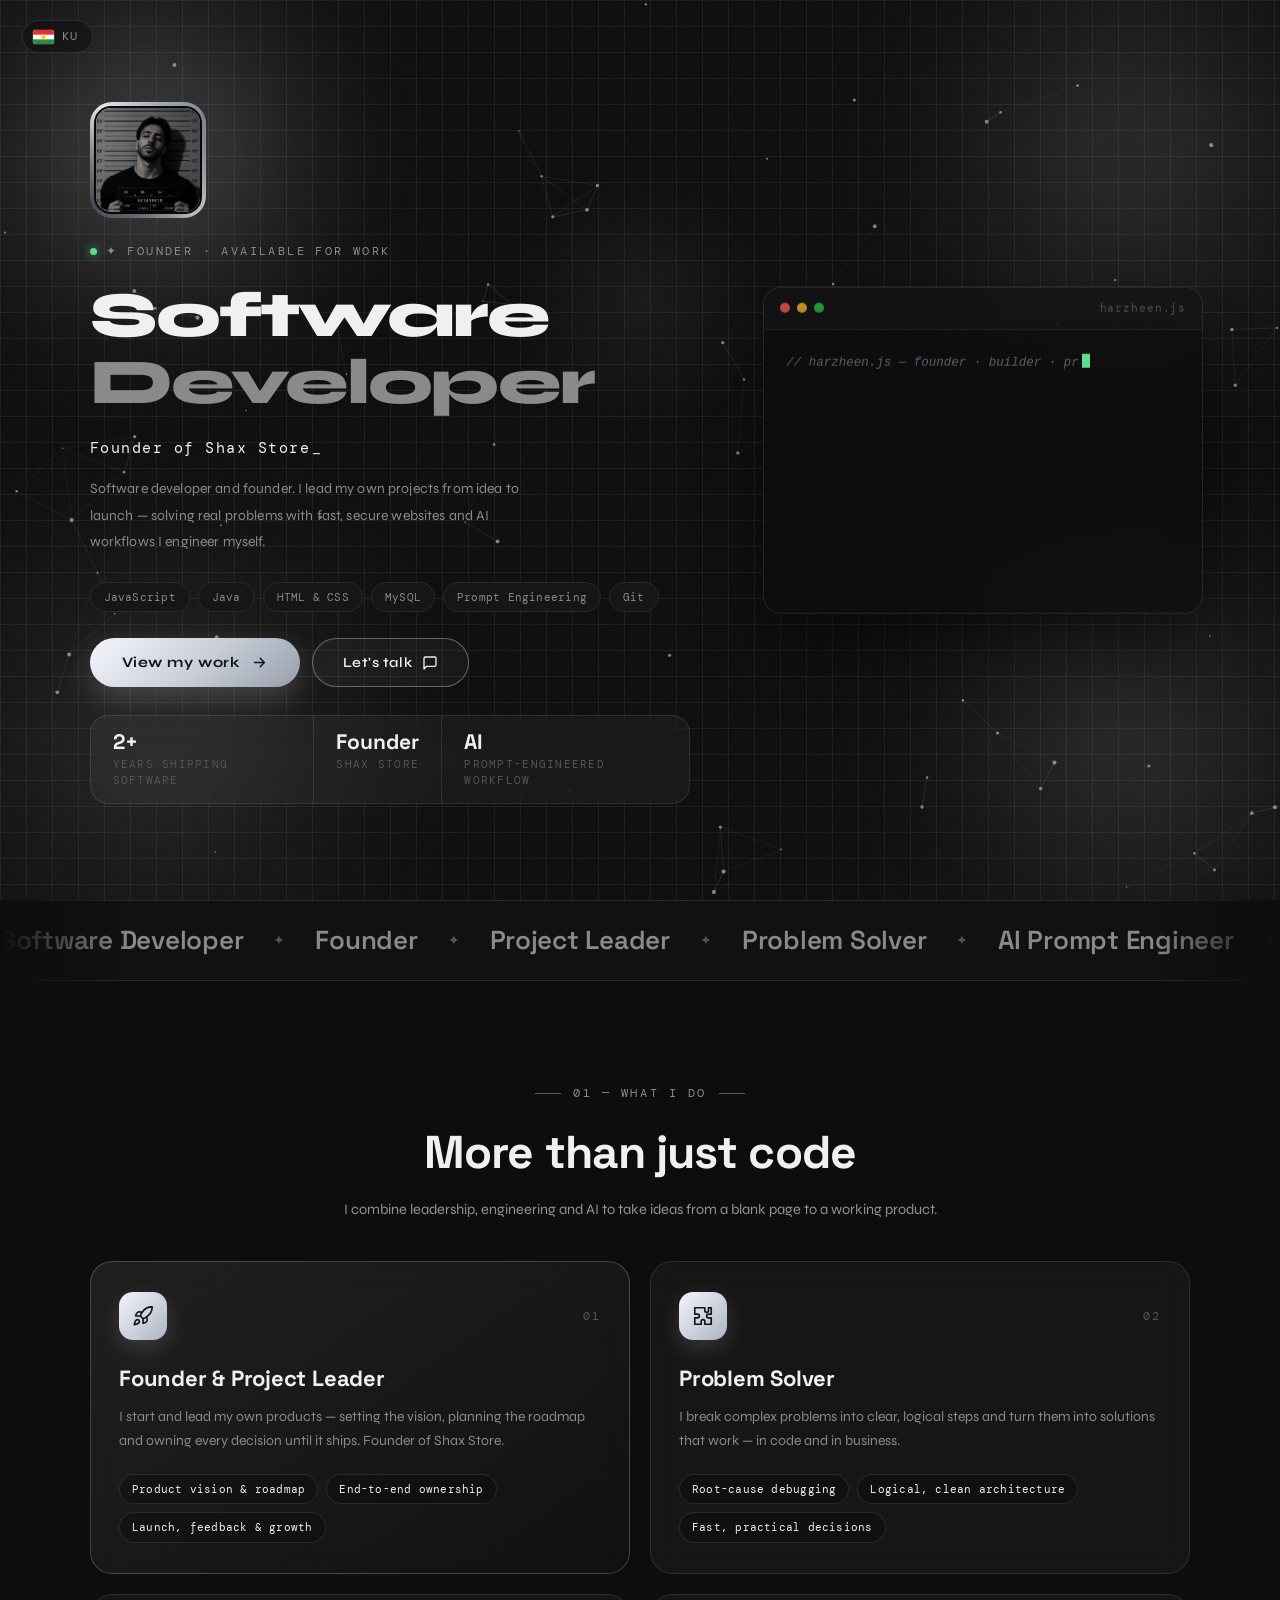
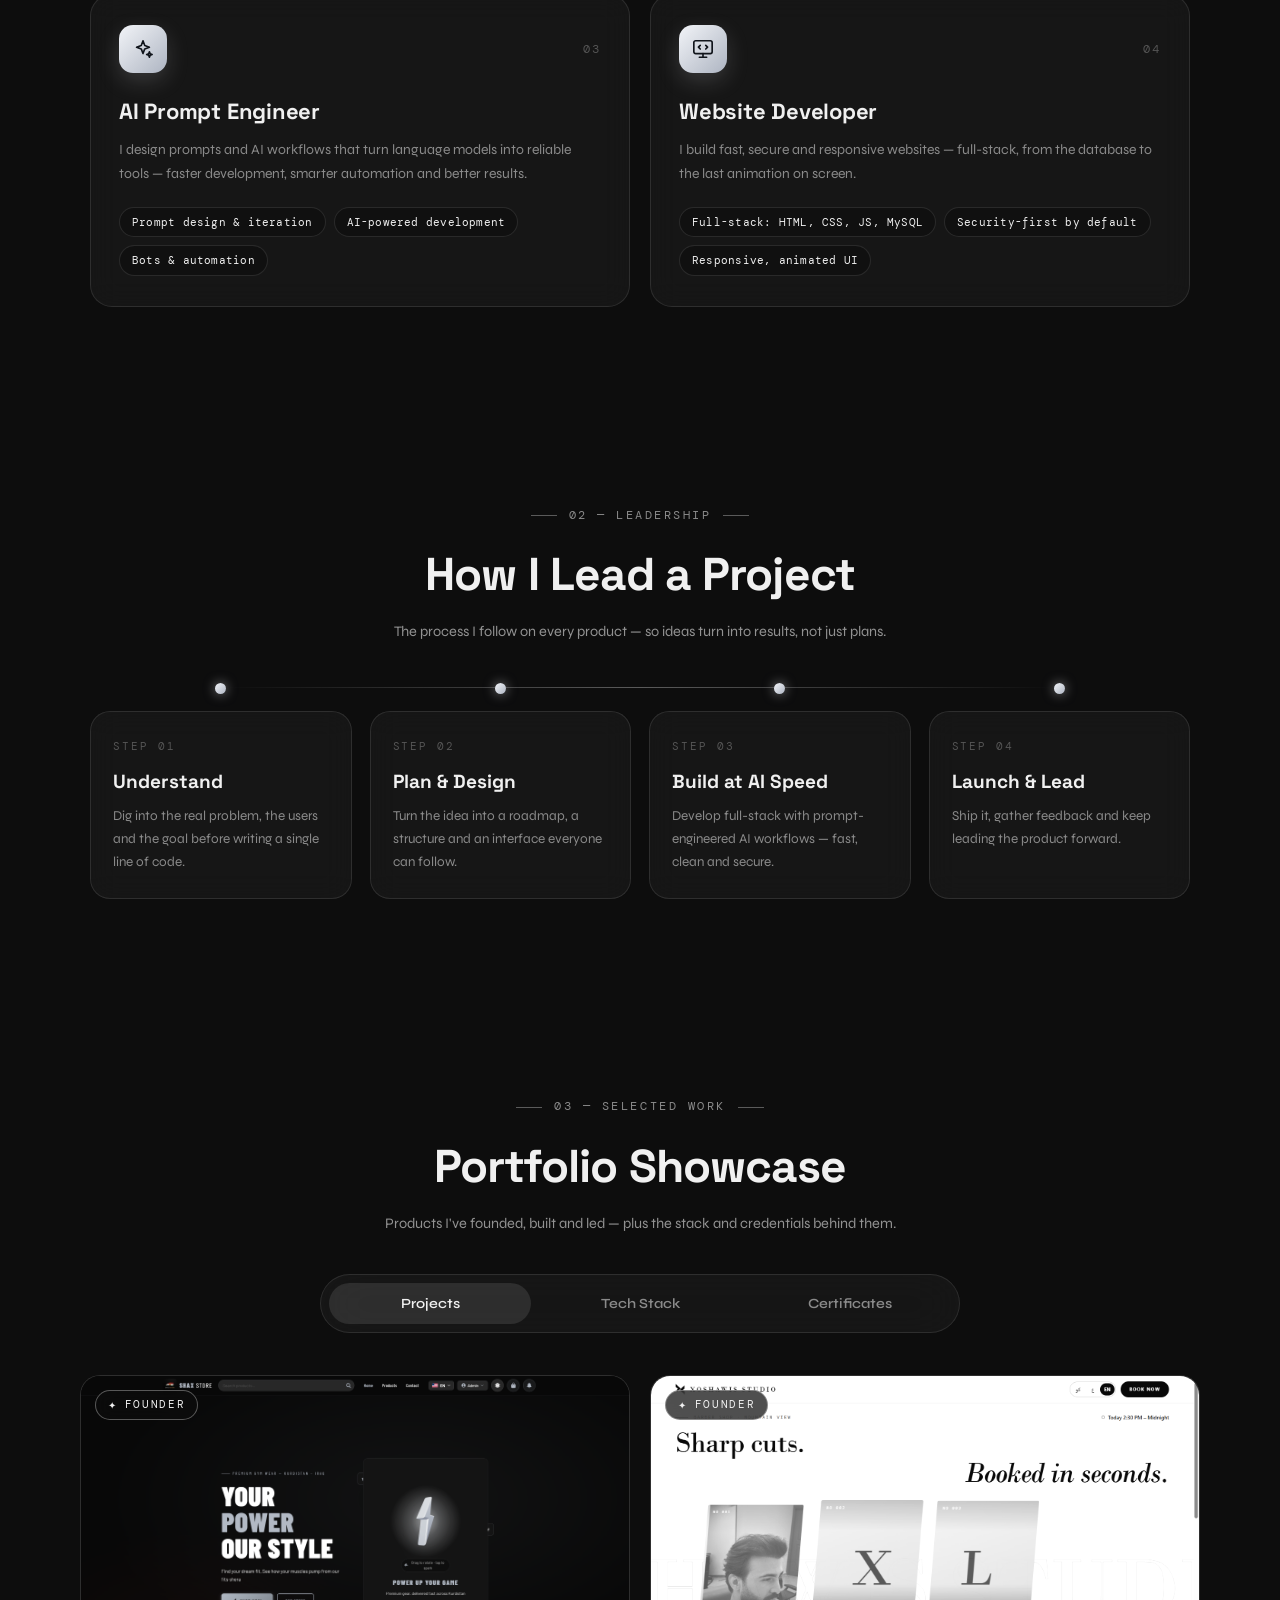
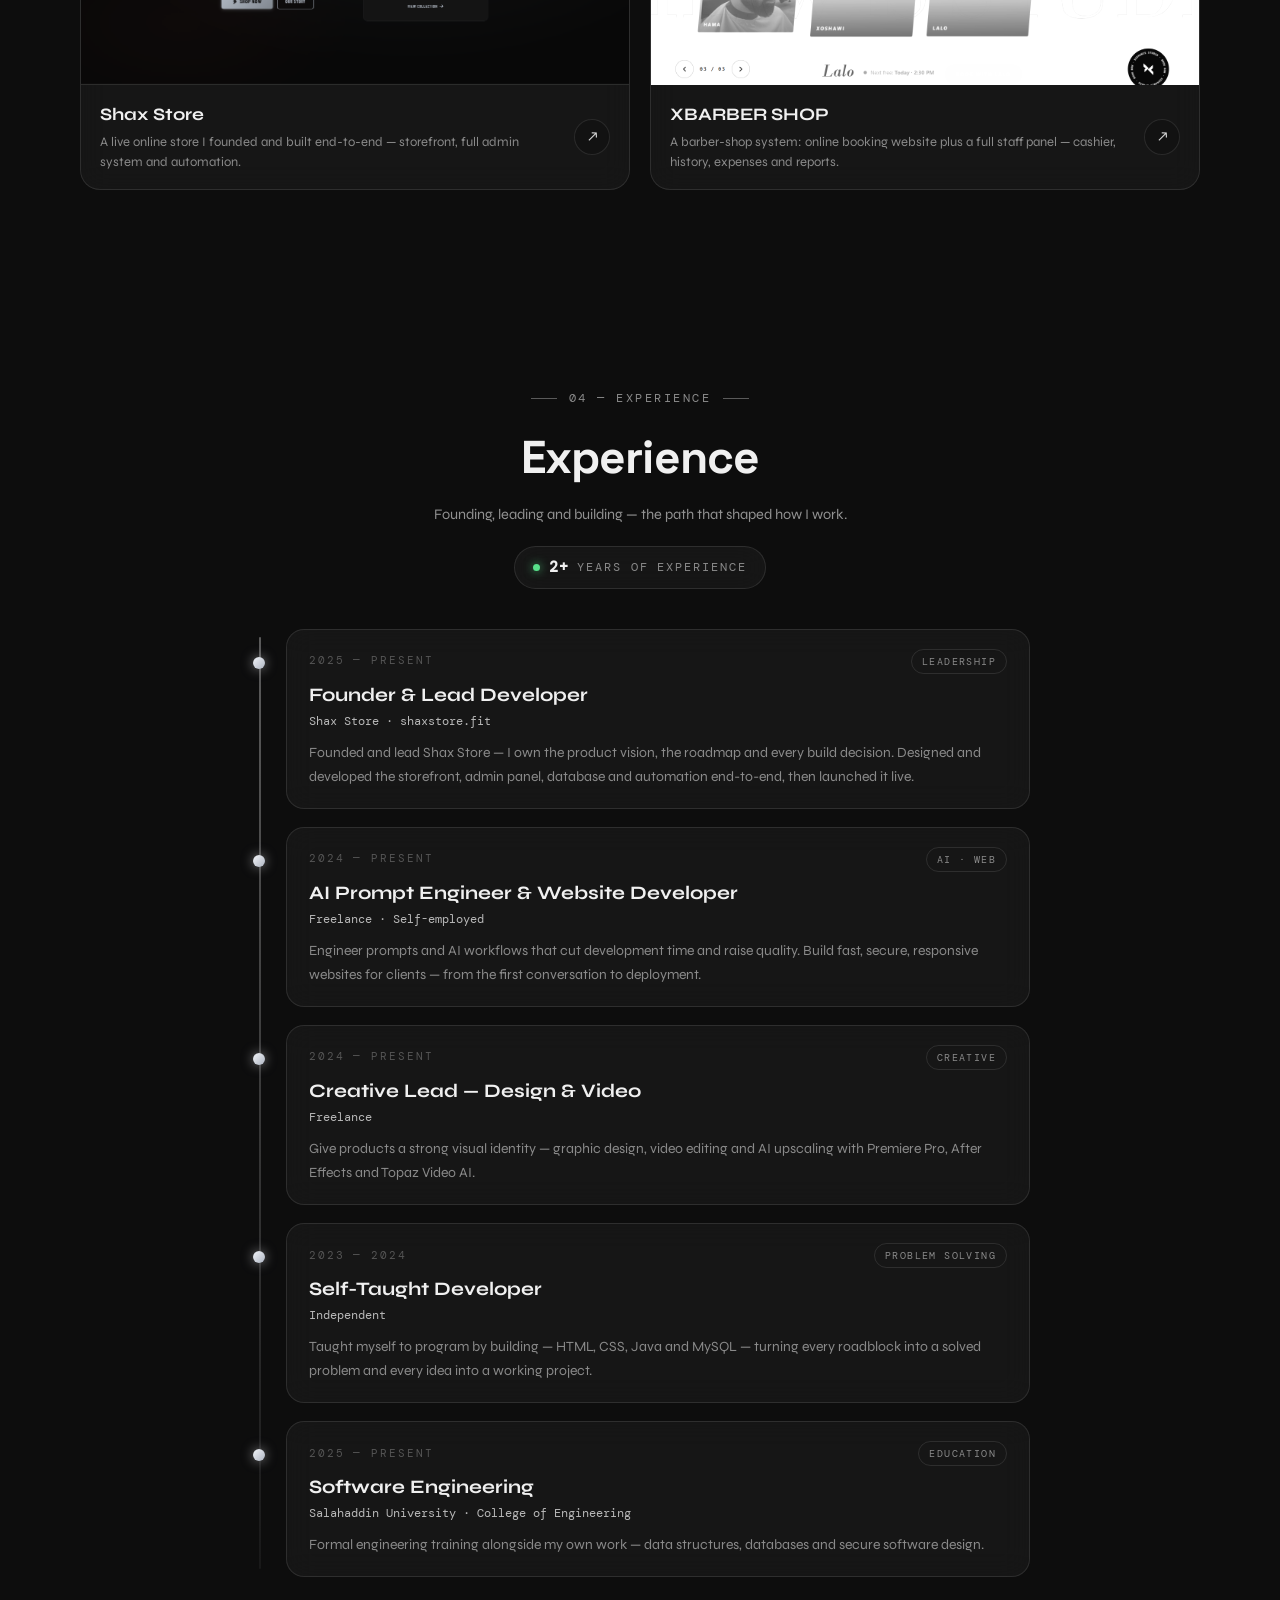
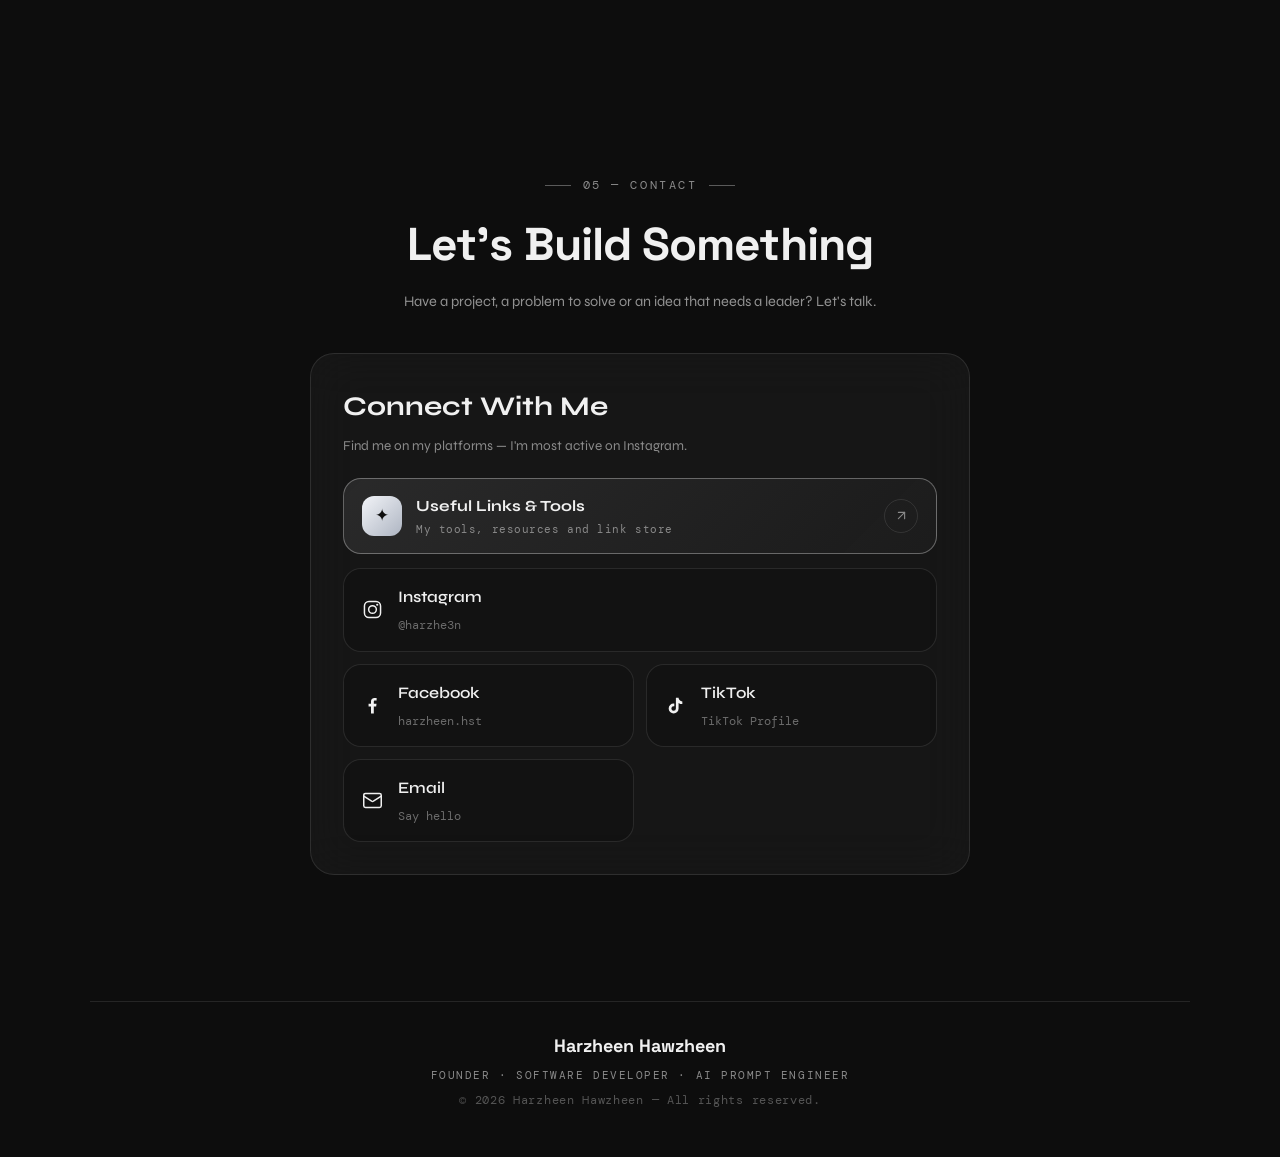
<file: index.html>
<!DOCTYPE html>
<html lang="en">
<head>
  <meta charset="UTF-8">
  <meta name="viewport" content="width=device-width, initial-scale=1.0">
  <title>Harzheen Hawzheen | Software Developer &amp; Founder</title>
  <meta name="description" content="Harzheen Hawzheen — software developer, founder of Shax Store, project leader, problem solver, AI prompt engineer and website developer.">
  <link rel="preconnect" href="https://fonts.googleapis.com">
  <link rel="preconnect" href="https://fonts.gstatic.com" crossorigin>
  <link href="https://fonts.googleapis.com/css2?family=Syne:wght@400;500;600;700;800&family=DM+Mono:wght@300;400;500&display=swap" rel="stylesheet">
  <link rel="stylesheet" href="style.css">
</head>
<body>

  <div class="backdrop" aria-hidden="true">
    <div class="orb orb-a"></div>
    <div class="orb orb-b"></div>
    <div class="orb orb-c"></div>
    <div class="orb orb-d"></div>
    <div class="grid-lines"></div>
    <div class="grain"></div>
  </div>

  <!-- language switcher: EN / كوردی -->
  <button class="lang-btn" id="lang-btn" type="button" aria-label="Switch language">
    <span class="flag" id="lang-flag"></span>
    <span class="mono" id="lang-code">KU</span>
  </button>

  <!-- ============ HERO ============ -->
  <section id="home" class="hero">
    <canvas id="particles" aria-hidden="true"></canvas>

    <div class="hero-inner">
      <div class="hero-avatar hero-in d1">
        <img id="avatar" src="Screenshot 2026-08-23 224627.png" alt="Harzheen Hawzheen">
      </div>

      <span class="mono-badge hero-in d2"><span class="dot"></span><span data-i18n="badge">&#10022; Founder &middot; Available for work</span></span>

      <h1 class="hero-title">
        <span class="line-one hero-in d3" data-i18n="titleOne">Software</span>
        <span class="line-two hero-in-left d4" data-i18n="titleTwo">Developer</span>
      </h1>

      <p class="type-line hero-in d5"><span id="typed"></span><span class="type-cursor">_</span></p>

      <p class="hero-bio hero-in d6" data-i18n="bio">Software developer and founder. I lead my own projects from idea to launch — solving real problems with fast, secure websites and AI workflows I engineer myself.</p>

      <!-- TODO: edit these to your own tech pills -->
      <div class="pill-row hero-in d6">
        <span>JavaScript</span>
        <span>Java</span>
        <span>HTML &amp; CSS</span>
        <span>MySQL</span>
        <span data-i18n="pillPrompt">Prompt Engineering</span>
        <span>Git</span>
      </div>

      <div class="hero-cta hero-in d7">
        <a class="useful-btn" href="#work">
          <span data-i18n="ctaWork">View my work</span>
          <svg viewBox="0 0 24 24" aria-hidden="true"><path d="M5 12h14M13 6l6 6-6 6"/></svg>
        </a>
        <a class="btn-outline" href="#contact">
          <span data-i18n="ctaTalk">Let's talk</span>
          <svg viewBox="0 0 24 24" aria-hidden="true"><path d="M21 15a2 2 0 0 1-2 2H7l-4 4V5a2 2 0 0 1 2-2h14a2 2 0 0 1 2 2z"/></svg>
        </a>
      </div>

      <div class="hero-stats hero-in d7">
        <div class="stat"><strong>2+</strong><span data-i18n="statYears">Years shipping software</span></div>
        <div class="stat"><strong data-i18n="statFounderVal">Founder</strong><span>Shax Store</span></div>
        <div class="stat"><strong>AI</strong><span data-i18n="statAI">Prompt-engineered workflow</span></div>
      </div>
    </div>

    <!-- decorative code editor: sits on the empty side of the hero
         (right in EN, left in Kurdish via dir=rtl) -->
    <div class="code-window" aria-hidden="true">
      <div class="cw-float">
        <div class="cw-bar">
          <span class="cw-dot"></span><span class="cw-dot"></span><span class="cw-dot"></span>
          <span class="cw-file mono">harzheen.js</span>
        </div>
        <pre class="cw-body"><code id="cw-code"></code></pre>
      </div>
    </div>

    <a href="#about" class="scroll-hint"><span data-i18n="scrollLbl">Scroll</span><span class="bob">&#8595;</span></a>
  </section>

  <!-- ============ ROLE MARQUEE ============ -->
  <div class="marquee" aria-hidden="true">
    <div class="marquee-track" id="marquee-track"><!-- auto-generated by script.js from I18N[lang].roles --></div>
  </div>

  <!-- ============ WHAT I DO ============ -->
  <section id="about" class="home-section">
    <div class="section-head-center reveal">
      <span class="eyebrow mono" data-i18n="aboutEyebrow">01 — What I do</span>
      <h2 data-i18n="aboutTitle">More than just code</h2>
      <p data-i18n="aboutSub">I combine leadership, engineering and AI to take ideas from a blank page to a working product.</p>
    </div>
    <div id="role-grid" class="role-grid"><!-- auto-generated by script.js from ROLES --></div>
  </section>

  <!-- ============ HOW I LEAD ============ -->
  <section id="process" class="home-section">
    <div class="section-head-center reveal">
      <span class="eyebrow mono" data-i18n="processEyebrow">02 — Leadership</span>
      <h2 data-i18n="processTitle">How I Lead a Project</h2>
      <p data-i18n="processSub">The process I follow on every product — so ideas turn into results, not just plans.</p>
    </div>
    <ol id="steps" class="steps reveal-stagger"><!-- auto-generated by script.js from PROCESS --></ol>
  </section>

  <!-- ============ PORTFOLIO SHOWCASE ============ -->
  <section id="work" class="home-section reveal-stagger">
    <div class="section-head-center">
      <span class="eyebrow mono" data-i18n="showcaseEyebrow">03 — Selected work</span>
      <h2 data-i18n="showcaseTitle">Portfolio Showcase</h2>
      <p data-i18n="showcaseSub">Products I've founded, built and led — plus the stack and credentials behind them.</p>
    </div>

    <div class="tabs" role="tablist" aria-label="Showcase sections">
      <button class="tab active" data-tab="projects" role="tab" aria-selected="true" data-i18n="tabProjects">Projects</button>
      <button class="tab" data-tab="stack" role="tab" aria-selected="false" data-i18n="tabStack">Tech Stack</button>
      <button class="tab" data-tab="certs" role="tab" aria-selected="false" data-i18n="tabCerts">Certificates</button>
    </div>

    <div id="panel-projects" class="tab-panel active" role="tabpanel">
      <div id="project-cards"><!-- auto-generated by script.js from PROJECTS --></div>
    </div>

    <div id="panel-stack" class="tab-panel" role="tabpanel">
      <div class="skills-wrap">
        <div id="skills-bars" class="skill-chips pop-seq reveal">
          <!-- TODO: your languages & skills — every chip is equal, no levels -->
          <span class="chip">JavaScript</span>
          <span class="chip">Java</span>
          <span class="chip">HTML &amp; CSS</span>
          <span class="chip">MySQL</span>
          <span class="chip" data-i18n="chipPrompt">Prompt Engineering</span>
          <span class="chip" data-i18n="chipAI">AI-Powered Development</span>
          <span class="chip" data-i18n="chipBots">AI Automation &amp; Bots</span>
          <span class="chip" data-i18n="chipFullstack">Full-Stack Web Development</span>
          <span class="chip">Git &amp; GitHub</span>
          <span class="chip">Mobile Software Development</span>
          <span class="chip">Blender</span>
          <span class="chip" data-i18n="chipKurdish">Kurdish</span>
        </div>
        <aside class="tools-side">
          <!-- TODO: edit the tools list below -->
          <h3 class="tools-title" data-i18n="toolsTitle">Tools I use daily</h3>
          <div class="pill-row tools-pills pop-seq reveal">
            <span>VS Code</span>
            <span>GitHub</span>
            <span data-i18n="toolAI">AI assistants</span>
            <span>Figma</span>
            <span>Premiere Pro</span>
            <span>After Effects</span>
            <span>Topaz Video AI</span>
          </div>
        </aside>
      </div>
    </div>

    <div id="panel-certs" class="tab-panel" role="tabpanel">
      <div class="cert-grid">
        <div class="cert-card reveal">
          <span class="cert-tag mono" data-i18n="certTag">Certificate</span>
          <h3 data-i18n="certEnglishName">English Language Certificate</h3>
          <p data-i18n="certEnglishDesc">Certified English language proficiency.</p>
        </div>
        <div class="cert-card reveal">
          <span class="cert-tag mono" data-i18n="certTag">Certificate</span>
          <h3 data-i18n="certHtmlName">HTML Certification</h3>
          <p data-i18n="certHtmlDesc">Certified in HTML fundamentals.</p>
        </div>
        <div class="cert-card reveal">
          <span class="cert-tag mono" data-i18n="certTag">Certificate</span>
          <h3 data-i18n="certCssName">CSS Certification</h3>
          <p data-i18n="certCssDesc">Certified in CSS fundamentals.</p>
        </div>
        <div class="cert-card progress reveal">
          <span class="cert-tag mono" data-i18n="certTag">Certificate</span>
          <h3 data-i18n="certJavaName">Java</h3>
          <p data-i18n="certJavaDesc">Advancing in core Java — OOP, architecture and real applications.</p>
          <span class="cert-progress mono"><span class="dot"></span><span data-i18n="certProgress">In Progress</span></span>
        </div>
        <div class="cert-card progress reveal">
          <span class="cert-tag mono" data-i18n="certTag">Certificate</span>
          <h3 data-i18n="certJsName">JavaScript</h3>
          <p data-i18n="certJsDesc">Deepening modern JavaScript — DOM, ES6+ and interactive web apps.</p>
          <span class="cert-progress mono"><span class="dot"></span><span data-i18n="certProgress">In Progress</span></span>
        </div>
        <div class="cert-card progress reveal">
          <span class="cert-tag mono" data-i18n="certTag">Certificate</span>
          <h3 data-i18n="certPremiereName">Adobe Premiere Pro</h3>
          <p data-i18n="certPremiereDesc">Professional video editing — cutting, color and sound.</p>
          <span class="cert-progress mono"><span class="dot"></span><span data-i18n="certProgress">In Progress</span></span>
        </div>
        <div class="cert-card progress reveal">
          <span class="cert-tag mono" data-i18n="certTag">Certificate</span>
          <h3 data-i18n="certAeName">After Effects</h3>
          <p data-i18n="certAeDesc">Motion graphics and visual effects.</p>
          <span class="cert-progress mono"><span class="dot"></span><span data-i18n="certProgress">In Progress</span></span>
        </div>
        <div class="cert-card reveal">
          <span class="cert-tag mono" data-i18n="langTag">Language</span>
          <h3 data-i18n="langKurdishName">Kurdish — Native Speaker</h3>
          <p data-i18n="langKurdishDesc">Mother tongue — fully fluent.</p>
        </div>
      </div>
    </div>
  </section>

  <!-- ============ EXPERIENCE ============ -->
  <section id="experience" class="home-section">
    <div class="section-head-center reveal">
      <span class="eyebrow mono" data-i18n="expEyebrow">04 — Experience</span>
      <h2 data-i18n="expTitle">Experience</h2>
      <p data-i18n="expSub">Founding, leading and building — the path that shaped how I work.</p>
      <span class="exp-years reveal"><span class="dot"></span><strong>2+</strong><span data-i18n="expYears">Years of Experience</span></span>
    </div>
    <div id="timeline" class="timeline"><!-- auto-generated by script.js from EXPERIENCE --></div>
  </section>

  <!-- ============ CONTACT ============ -->
  <section id="contact" class="home-section reveal-stagger">
    <div class="section-head-center">
      <span class="eyebrow mono" data-i18n="contactEyebrow">05 — Contact</span>
      <h2 data-i18n="contactTitle">Let's Build Something</h2>
      <p data-i18n="contactSub">Have a project, a problem to solve or an idea that needs a leader? Let's talk.</p>
    </div>

    <div class="glass-card connect-card contact-solo">
      <h3 data-i18n="connectTitle">Connect With Me</h3>
      <p class="contact-sub" data-i18n="connectSub">Find me on my platforms — I'm most active on Instagram.</p>

        <a class="useful-banner reveal" href="useful.html">
          <span class="ub-icon" aria-hidden="true">&#10022;</span>
          <span class="ub-text">
            <strong data-i18n="ulTitle">Useful Links &amp; Tools</strong>
            <small data-i18n="ulSub">My tools, resources and link store</small>
          </span>
          <span class="ub-go" aria-hidden="true"><svg viewBox="0 0 24 24"><path d="M7 7h10v10"/><path d="M7 17 17 7"/></svg></span>
        </a>

        <a class="social-row wide" href="https://instagram.com/harzhe3n" target="_blank" rel="noopener">
          <svg viewBox="0 0 24 24" class="stroke-icon" aria-hidden="true"><rect x="2.8" y="2.8" width="18.4" height="18.4" rx="5.2"/><circle cx="12" cy="12" r="4.4"/><circle class="fill-dot" cx="17.4" cy="6.6" r="1.25"/></svg>
          <div class="row-text">
            <h3>Instagram</h3>
            <p>@harzhe3n</p>
          </div>
          <span class="go"><svg viewBox="0 0 24 24" aria-hidden="true"><path d="M7 7h10v10"/><path d="M7 17 17 7"/></svg></span>
        </a>

        <div class="social-grid">
          <a class="social-row" href="https://facebook.com/harzheen.hst" target="_blank" rel="noopener">
            <svg viewBox="0 0 24 24" aria-hidden="true"><path d="M13.5 21v-8h2.7l.4-3.13h-3.1V7.87c0-.9.25-1.52 1.55-1.52h1.65V3.53c-.29-.04-1.27-.13-2.42-.13-2.4 0-4.03 1.46-4.03 4.15v2.32H7.5V13h2.75v8h3.25z"/></svg>
            <div class="row-text">
              <h3>Facebook</h3>
              <p>harzheen.hst</p>
            </div>
            <span class="go"><svg viewBox="0 0 24 24" aria-hidden="true"><path d="M7 7h10v10"/><path d="M7 17 17 7"/></svg></span>
          </a>

          <a class="social-row" href="https://www.tiktok.com/@MS4wLjABAAAAn2TRtSPtenYt-KDXlqpluuR-xSvElCZuD7b7C6IhDWDO-TsxZQxgJLIBU05cZWd6?is_from_webapp=1&amp;sender_device=pc" target="_blank" rel="noopener">
            <svg viewBox="0 0 24 24" aria-hidden="true"><path d="M16.6 5.82A4.28 4.28 0 0 1 15.54 3h-3.09v12.4a2.59 2.59 0 1 1-2.59-2.59c.27 0 .53.04.78.12V9.77a5.76 5.76 0 0 0-.78-.05 5.66 5.66 0 1 0 5.66 5.66V9.01a7.35 7.35 0 0 0 4.3 1.38V7.3a4.28 4.28 0 0 1-3.22-1.48z"/></svg>
            <div class="row-text">
              <h3>TikTok</h3>
              <p data-i18n="tiktokProfile">TikTok Profile</p>
            </div>
            <span class="go"><svg viewBox="0 0 24 24" aria-hidden="true"><path d="M7 7h10v10"/><path d="M7 17 17 7"/></svg></span>
          </a>

          <!-- TODO: put your real email address in the href below -->
          <a class="social-row" href="mailto:you@example.com">
            <svg viewBox="0 0 24 24" class="stroke-icon" aria-hidden="true"><rect x="2" y="4" width="20" height="16" rx="2"/><path d="m22 7-8.99 5.73a2 2 0 0 1-2.01 0L2 7"/></svg>
            <div class="row-text">
              <h3>Email</h3>
              <p data-i18n="sayHello">Say hello</p>
            </div>
            <span class="go"><svg viewBox="0 0 24 24" aria-hidden="true"><path d="M7 7h10v10"/><path d="M7 17 17 7"/></svg></span>
          </a>
        </div>
    </div>
  </section>

  <footer class="site-footer">
    <div class="footer-inner">
      <a class="footer-brand" href="#home">Harzheen Hawzheen</a>
      <p class="footer-role mono" data-i18n="footerRole">Founder &middot; Software Developer &middot; AI Prompt Engineer</p>
      <p class="copyright" data-i18n="copyright">&copy; 2026 Harzheen Hawzheen &mdash; All rights reserved.</p>
    </div>
  </footer>

  <script src="script.js"></script>
</body>
</html>
</file>
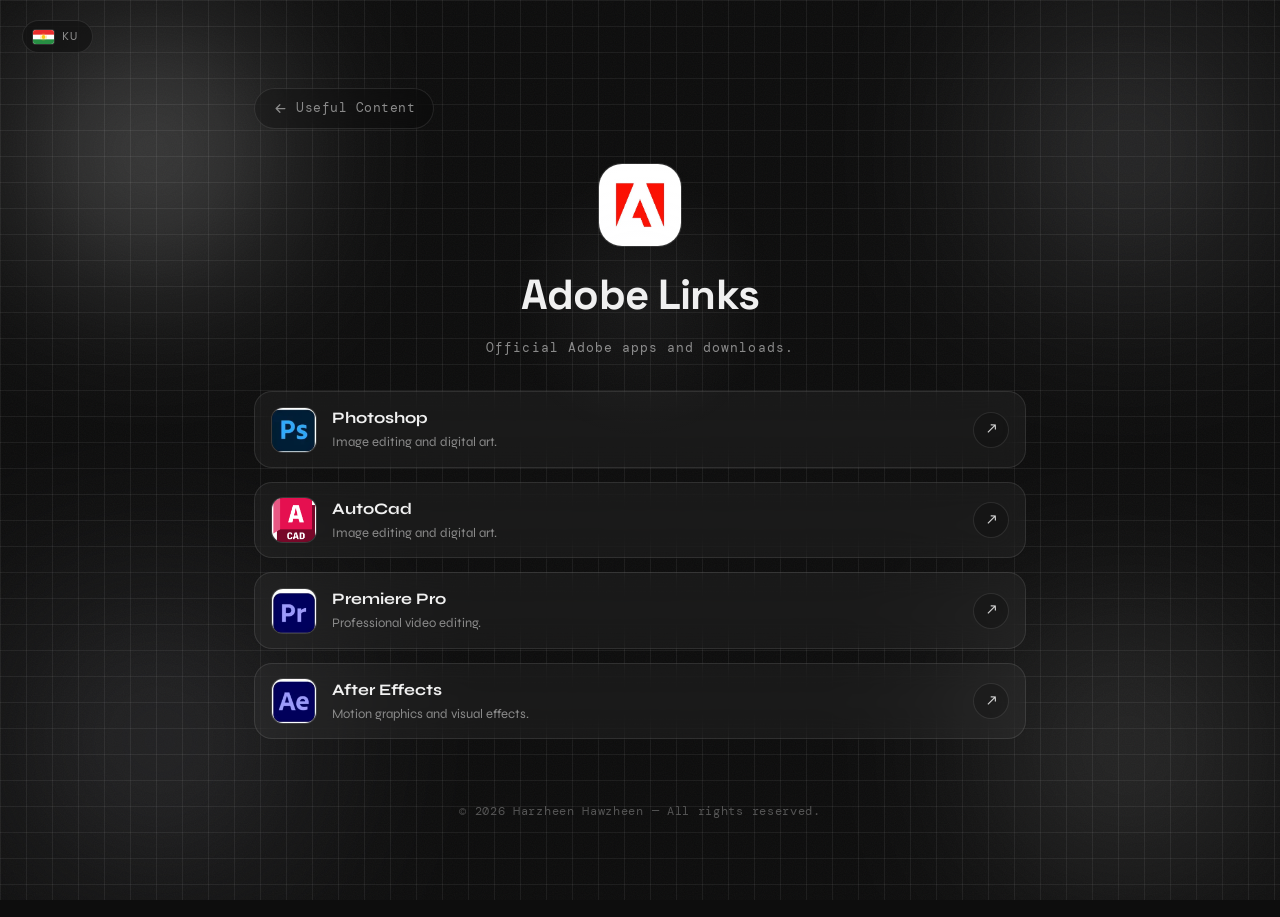
<file: links.html>
<!DOCTYPE html>
<html lang="en">
<head>
  <meta charset="UTF-8">
  <meta name="viewport" content="width=device-width, initial-scale=1.0">
  <title>Links | Harzheen Hawzheen</title>
  <meta name="description" content="Curated links collection.">
  <link rel="preconnect" href="https://fonts.googleapis.com">
  <link rel="preconnect" href="https://fonts.gstatic.com" crossorigin>
  <link href="https://fonts.googleapis.com/css2?family=Syne:wght@400;500;600;700;800&family=DM+Mono:wght@300;400;500&display=swap" rel="stylesheet">
  <link rel="stylesheet" href="style.css">
</head>
<body>

  <div class="backdrop" aria-hidden="true">
    <div class="orb orb-a"></div>
    <div class="orb orb-b"></div>
    <div class="orb orb-c"></div>
    <div class="orb orb-d"></div>
    <div class="grid-lines"></div>
    <div class="grain"></div>
  </div>

  <!-- language switcher: EN / كوردی -->
  <button class="lang-btn" id="lang-btn" type="button" aria-label="Switch language">
    <span class="flag" id="lang-flag"></span>
    <span class="mono" id="lang-code">KU</span>
  </button>

  <main class="page">

    <nav class="topbar reveal">
      <a class="back" href="useful.html">
        <svg viewBox="0 0 24 24" aria-hidden="true"><path d="M19 12H5M11 18l-6-6 6-6"/></svg>
        <span data-i18n="backUseful">Useful Content</span>
      </a>
    </nav>

    <header class="intro reveal">
      <span id="category-logo"></span>
      <h1 class="detail-title" id="category-name"></h1>
      <p class="intro-sub" id="category-tagline"></p>
    </header>

    <section class="useful-list reveal" id="links-list" aria-label="Links"><!-- auto-generated by script.js from LINK_STORE --></section>

    <footer class="site-footer reveal">
      <p class="copyright">&copy; 2026 Harzheen Hawzheen &mdash; All rights reserved.</p>
    </footer>

  </main>

  <script src="script.js"></script>
</body>
</html>
</file>
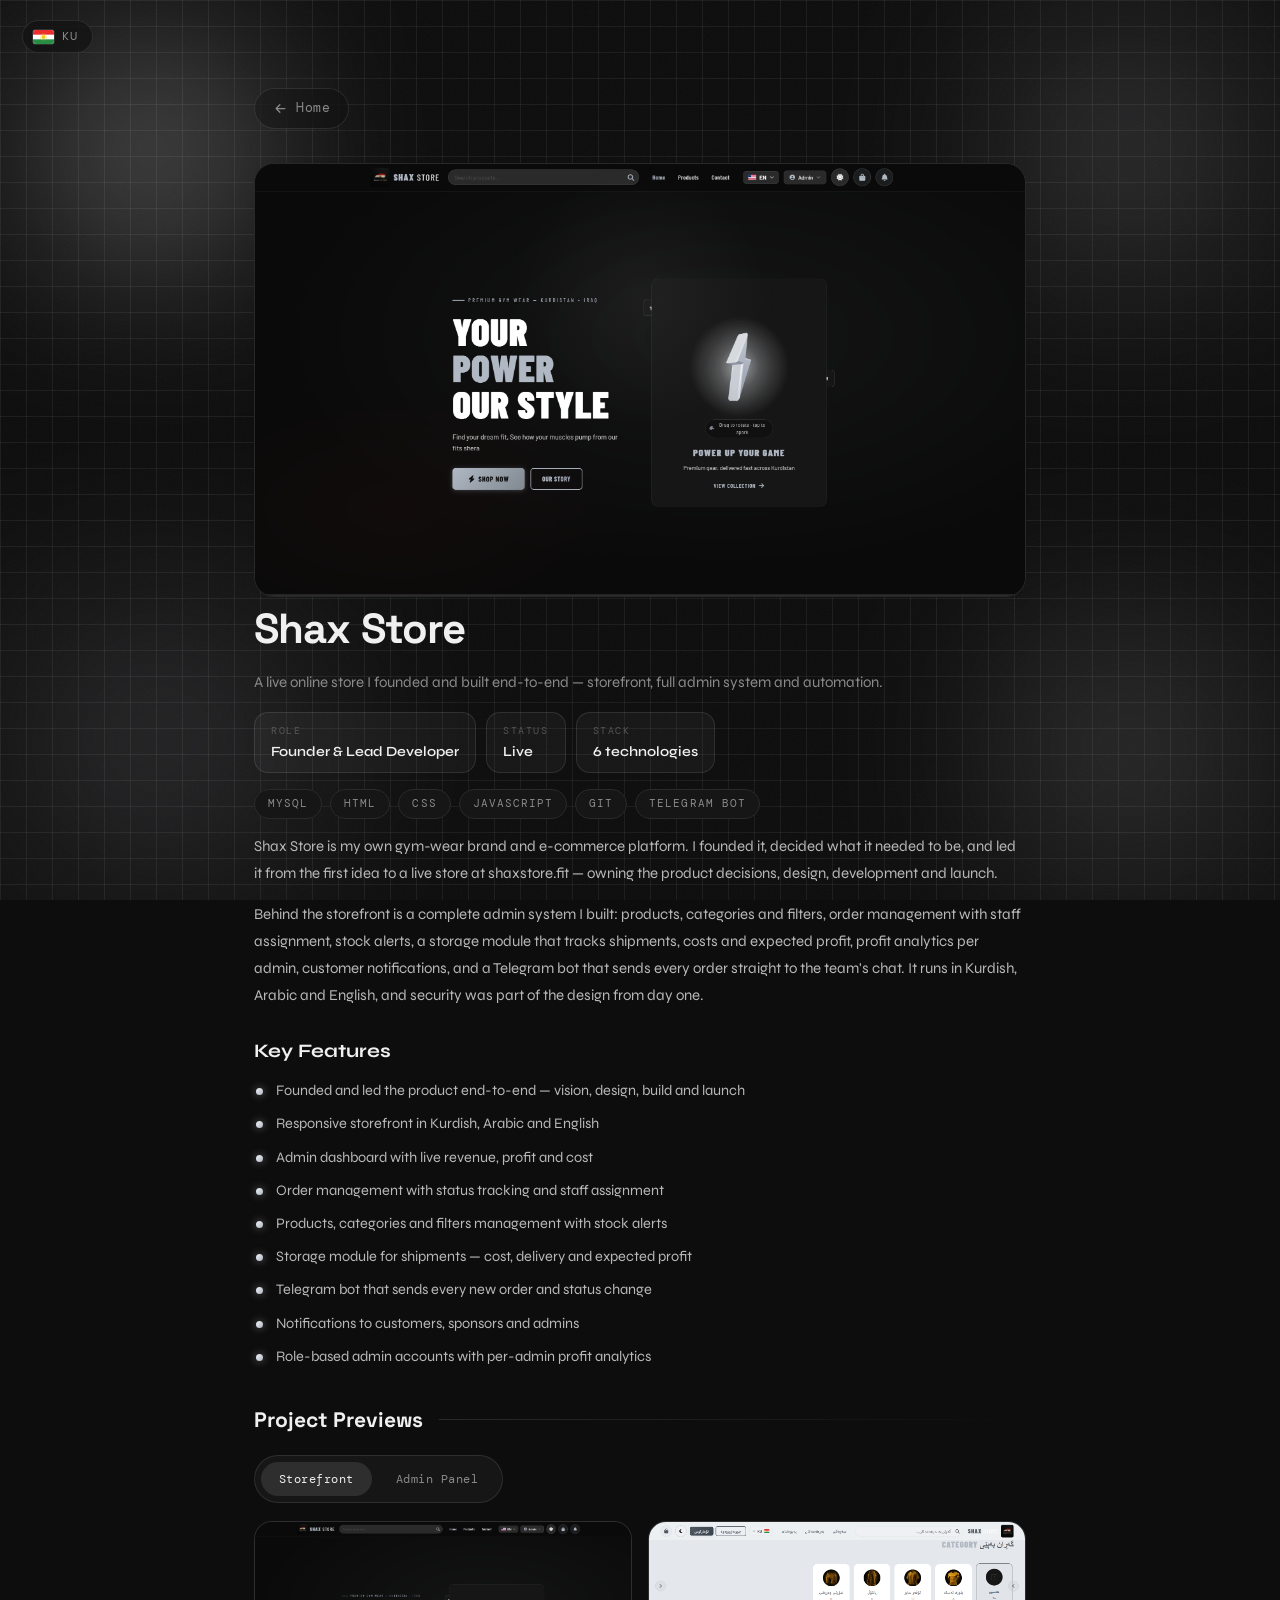
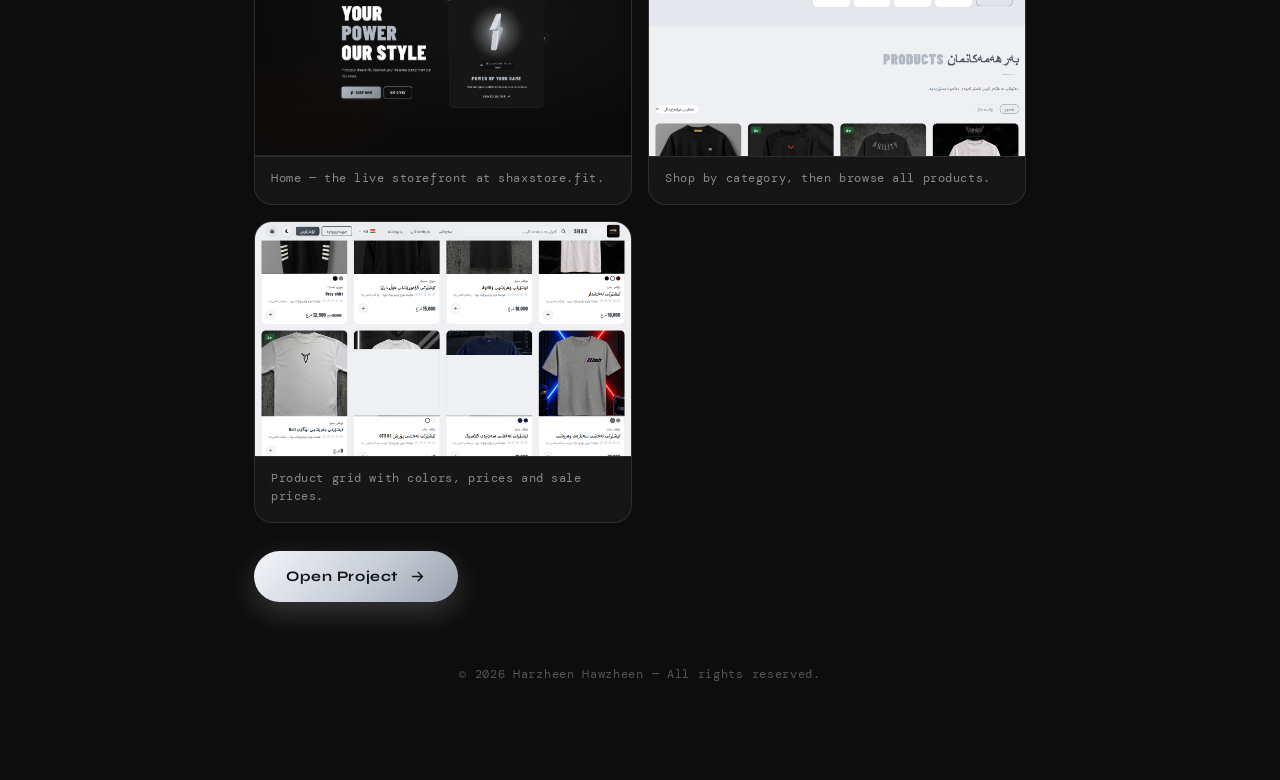
<file: project.html>
<!DOCTYPE html>
<html lang="en">
<head>
  <meta charset="UTF-8">
  <meta name="viewport" content="width=device-width, initial-scale=1.0">
  <title>Project | Harzheen Hawzheen</title>
  <meta name="description" content="Project details.">
  <link rel="preconnect" href="https://fonts.googleapis.com">
  <link rel="preconnect" href="https://fonts.gstatic.com" crossorigin>
  <link href="https://fonts.googleapis.com/css2?family=Syne:wght@400;500;600;700;800&family=DM+Mono:wght@300;400;500&display=swap" rel="stylesheet">
  <link rel="stylesheet" href="style.css">
</head>
<body>

  <div class="backdrop" aria-hidden="true">
    <div class="orb orb-a"></div>
    <div class="orb orb-b"></div>
    <div class="orb orb-c"></div>
    <div class="orb orb-d"></div>
    <div class="grid-lines"></div>
    <div class="grain"></div>
  </div>

  <!-- language switcher: EN / كوردی -->
  <button class="lang-btn" id="lang-btn" type="button" aria-label="Switch language">
    <span class="flag" id="lang-flag"></span>
    <span class="mono" id="lang-code">KU</span>
  </button>

  <main class="page">

    <nav class="topbar reveal">
      <a class="back" href="index.html">
        <svg viewBox="0 0 24 24" aria-hidden="true"><path d="M19 12H5M11 18l-6-6 6-6"/></svg>
        <span data-i18n="backHome">Home</span>
      </a>
    </nav>

    <article class="detail reveal">
      <div class="detail-thumb">
        <img id="project-image" src="" alt="">
      </div>
      <h1 class="detail-title" id="project-title"></h1>
      <p class="detail-tagline" id="project-tagline"></p>
      <div class="detail-meta" id="project-meta"><!-- role / status, rendered by script.js --></div>
      <div class="tags" id="project-tags"></div>
      <div class="detail-body" id="project-body"></div>
      <section id="project-features"></section>
      <section id="preview-section">
        <div class="section-head">
          <h2 id="previews-title" data-i18n="previewsTitle">Previews</h2>
          <span class="rule"></span>
        </div>
        <div class="preview-wrap" id="project-previews"><!-- auto-generated by script.js from PROJECTS[n].previews --></div>
      </section>
      <div class="detail-actions">
        <a id="project-link" class="useful-btn" href="#">
          Open Project
          <svg viewBox="0 0 24 24" aria-hidden="true"><path d="M5 12h14M13 6l6 6-6 6"/></svg>
        </a>
        <a id="project-code" class="btn-outline" href="#">
          View Code
          <svg viewBox="0 0 24 24" aria-hidden="true"><path d="M8 6l-5 6 5 6M16 6l5 6-5 6"/></svg>
        </a>
      </div>
    </article>

    <footer class="site-footer reveal">
      <p class="copyright">&copy; 2026 Harzheen Hawzheen &mdash; All rights reserved.</p>
    </footer>

  </main>

  <script src="script.js"></script>
</body>
</html>
</file>
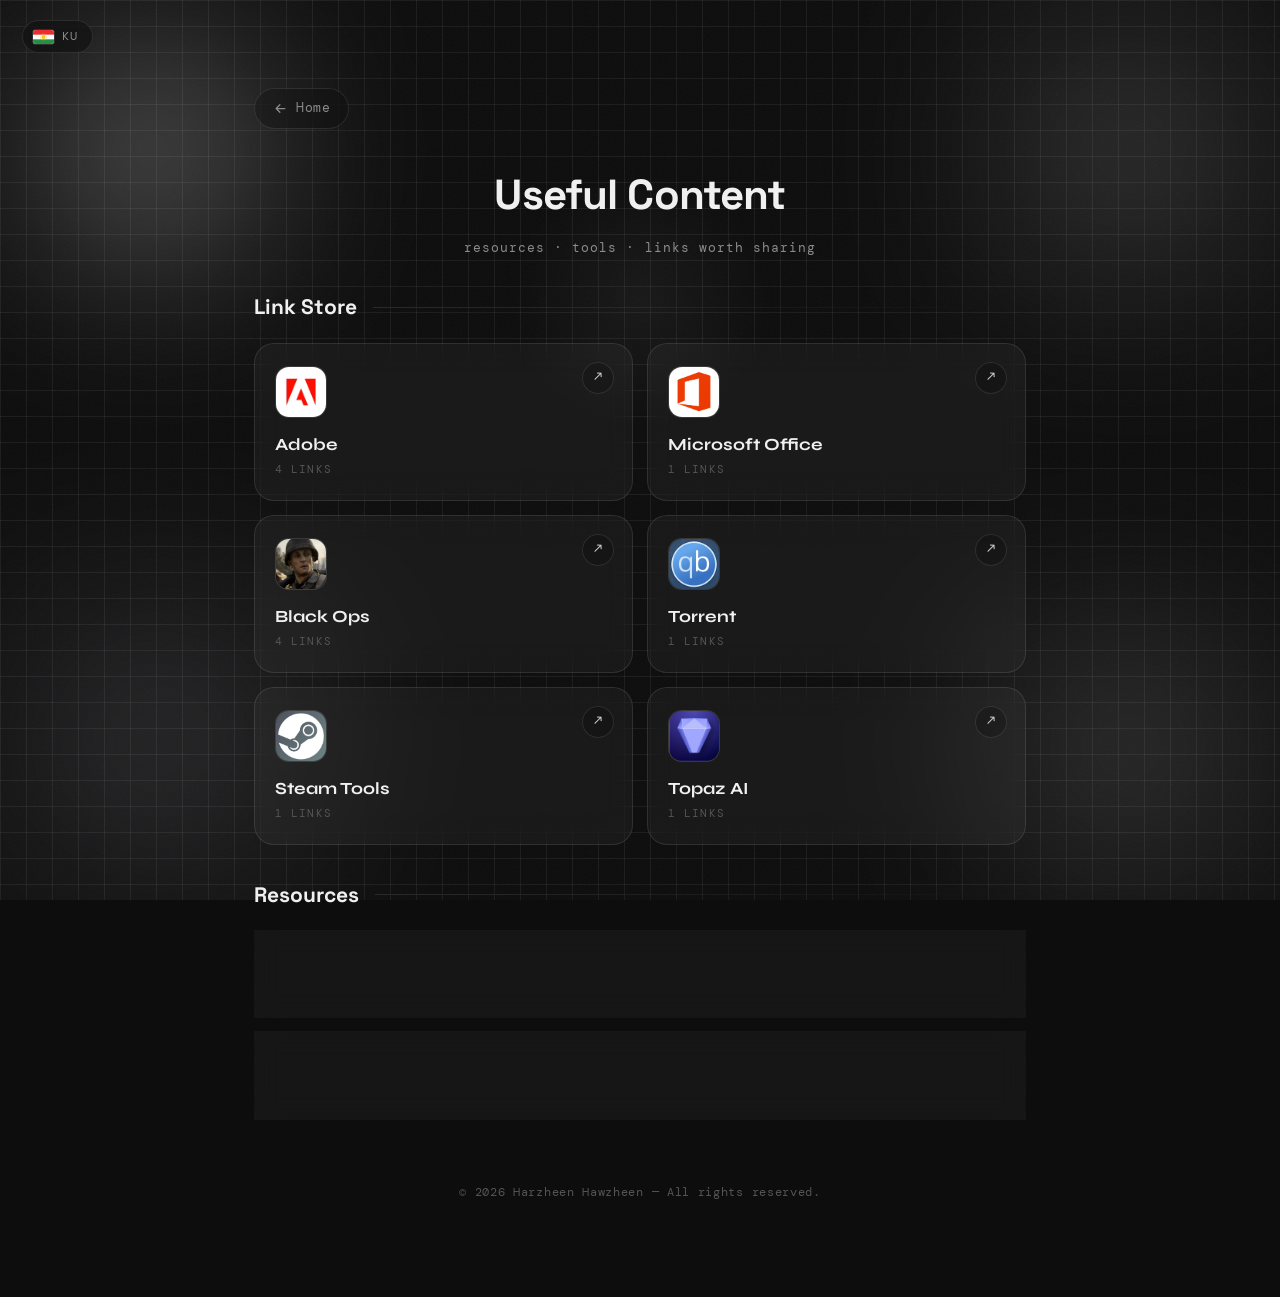
<file: useful.html>
<!DOCTYPE html>
<html lang="en">
<head>
  <meta charset="UTF-8">
  <meta name="viewport" content="width=device-width, initial-scale=1.0">
  <title>Useful Content | Harzheen Hawzheen</title>
  <meta name="description" content="Useful resources and content I recommend.">
  <link rel="preconnect" href="https://fonts.googleapis.com">
  <link rel="preconnect" href="https://fonts.gstatic.com" crossorigin>
  <link href="https://fonts.googleapis.com/css2?family=Syne:wght@400;500;600;700;800&family=DM+Mono:wght@300;400;500&display=swap" rel="stylesheet">
  <link rel="stylesheet" href="style.css">
</head>
<body>

  <div class="backdrop" aria-hidden="true">
    <div class="orb orb-a"></div>
    <div class="orb orb-b"></div>
    <div class="orb orb-c"></div>
    <div class="orb orb-d"></div>
    <div class="grid-lines"></div>
    <div class="grain"></div>
  </div>

  <!-- language switcher: EN / كوردی -->
  <button class="lang-btn" id="lang-btn" type="button" aria-label="Switch language">
    <span class="flag" id="lang-flag"></span>
    <span class="mono" id="lang-code">KU</span>
  </button>

  <main class="page">

    <nav class="topbar reveal">
      <a class="back" href="index.html">
        <svg viewBox="0 0 24 24" aria-hidden="true"><path d="M19 12H5M11 18l-6-6 6-6"/></svg>
        <span data-i18n="backHome">Home</span>
      </a>
    </nav>

    <header class="intro reveal">
      <h1 class="detail-title" data-i18n="usefulTitle">Useful Content</h1>
      <p class="intro-sub" data-i18n="usefulSub">resources &middot; tools &middot; links worth sharing</p>
    </header>

    <section aria-labelledby="store-title">
      <div class="section-head">
        <h2 id="store-title" data-i18n="linkStore">Link Store</h2>
        <span class="rule"></span>
      </div>
      <div class="store-grid" id="link-store"><!-- auto-generated by script.js from LINK_STORE --></div>
    </section>

    <section aria-labelledby="resources-title">
      <div class="section-head">
        <h2 id="resources-title" data-i18n="resources">Resources</h2>
        <span class="rule"></span>
      </div>

      <a class="useful-card reveal" href="https://developer.mozilla.org" target="_blank" rel="noopener">
        <div>
          <h3>MDN Web Docs</h3>
          <p data-i18n="mdnDesc">The best reference for HTML, CSS and JavaScript.</p>
        </div>
        <span class="arrow" aria-hidden="true">&#8599;</span>
      </a>

      <!-- TODO: add more resource cards here if you want (copy the MDN card above) -->
      <a class="useful-card reveal" href="https://tlauncher.org/" target="_blank" rel="noopener">
        <div>
          <h3>Minecraft</h3>
          <p data-i18n="mcDesc">Minecraft website — download, play and build.</p>
        </div>
        <span class="arrow" aria-hidden="true">&#8599;</span>
      </a>
    </section>

    <footer class="site-footer reveal">
      <p class="copyright" data-i18n="copyright">&copy; 2026 Harzheen Hawzheen &mdash; All rights reserved.</p>
    </footer>

  </main>

  <script src="script.js"></script>
</body>
</html>
</file>
<file: style.css>
/* ============================================================
   Harzheen Hawzheen — portfolio theme
   Dark monochrome (silver accent) inspired by portofolio-rho
   Fonts: Syne (headings/body) + DM Mono (labels) via vars below.
   Owner: swap fonts by editing --font-heading / --font-body /
   --font-body / --font-mono — script.js initFontLoader() auto-downloads any
   Google Font named here (skips local/system fonts).
   ============================================================ */

:root {
   --font-body: "Syne", sans-serif;
   --font-heading: "Syne", sans-serif;
   --font-mono: "DM Mono", monospace;
   --font-display: "Space Grotesk", sans-serif;  /* big section titles */
   --font-code: "JetBrains Mono", monospace;     /* code window only */

  --bg: #0d0d0d;
  --bg-card: #161616;
  --surface: rgba(255, 255, 255, 0.04);
  --surface-hover: rgba(255, 255, 255, 0.08);

  --border: #2a2a2a;
  --card-border: rgba(255, 255, 255, 0.1);
  --border-strong: rgba(255, 255, 255, 0.32);

  --accent: #d4d4d4;
  --accent-light: #f0f0f0;
  --text: #f0f0f0;
  --muted: #8a8a8a;
  --faint: #555;

  --radius: 24px;
}

/* ---------- base ---------- */

*,
*::before,
*::after {
  box-sizing: border-box;
  margin: 0;
  padding: 0;
}

html {
  scroll-behavior: smooth;
  scrollbar-width: none;
}

body {
  min-height: 100vh;
  background: var(--bg);
  color: var(--text);
  font-family: var(--font-body);
  line-height: 1.5;
  -webkit-font-smoothing: antialiased;
  overflow-x: hidden;
}

::-webkit-scrollbar {
  width: 0;
  height: 0;
}
::-webkit-scrollbar-track {
  background: transparent;
}
::-webkit-scrollbar-thumb {
  background: transparent;
}

::selection {
  background: rgba(212, 212, 216, 0.28);
}

img {
  display: block;
  max-width: 100%;
}

a {
  color: inherit;
  text-decoration: none;
}

button {
  cursor: pointer;
  background: none;
  border: 0;
  color: inherit;
  font-family: inherit;
}

input,
textarea,
select {
  font-family: inherit;
  font-size: inherit;
  color: inherit;
  caret-color: #fff;
}

.mono {
  font-family: var(--font-mono);
}

h1, h2, h3, h4 {
  font-family: var(--font-heading);
}

.custom-scroll::-webkit-scrollbar {
  width: 6px;
}
.custom-scroll::-webkit-scrollbar-track {
  background: transparent;
}
.custom-scroll::-webkit-scrollbar-thumb {
  background: rgba(255, 255, 255, 0.12);
  border-radius: 999px;
}

/* ---------- backdrop: corner orbs + grid + grain ---------- */

.backdrop {
  position: fixed;
  inset: 0;
  z-index: 0;
  overflow: hidden;
  pointer-events: none;
}

.orb {
  position: absolute;
  width: 224px;
  height: 224px;
  border-radius: 50%;
}

.orb-a {
  top: 40px;
  left: 40px;
  background: #ffffff;
  opacity: 0.3;
  filter: blur(90px);
  animation: drift 16s ease-in-out infinite alternate;
}

.orb-b {
  top: 40px;
  right: 40px;
  background: #d4d4d8;
  opacity: 0.25;
  filter: blur(100px);
  animation: drift 19s ease-in-out infinite alternate-reverse;
}

.orb-c {
  bottom: 40px;
  left: 40px;
  width: 240px;
  height: 240px;
  background: #a1a1aa;
  opacity: 0.3;
  filter: blur(110px);
  animation: drift 22s ease-in-out infinite alternate-reverse;
}

.orb-d {
  bottom: 40px;
  right: 40px;
  background: #ffffff;
  opacity: 0.2;
  filter: blur(100px);
  animation: drift 17s ease-in-out infinite alternate;
}

@keyframes drift {
  from { transform: translate(0, 0) scale(1); }
  to   { transform: translate(-34px, 30px) scale(1.12); }
}

.grid-lines {
  position: absolute;
  inset: 0;
  background-image:
    linear-gradient(to right, rgba(255, 255, 255, 0.063) 1px, transparent 1px),
    linear-gradient(to bottom, rgba(255, 255, 255, 0.063) 1px, transparent 1px);
  background-size: 26px 26px;
}

.grain {
  position: absolute;
  inset: 0;
  opacity: 0.04;
  background-image: url("data:image/svg+xml,%3Csvg xmlns='http://www.w3.org/2000/svg' width='140' height='140'%3E%3Cfilter id='n'%3E%3CfeTurbulence type='fractalNoise' baseFrequency='0.9' numOctaves='2'/%3E%3C/filter%3E%3Crect width='100%25' height='100%25' filter='url(%23n)'/%3E%3C/svg%3E");
}

/* ---------- language switcher (EN / كوردی) ---------- */

.lang-btn {
  position: fixed;
  top: 20px;
  inset-inline-start: 22px;
  z-index: 60;
  display: inline-flex;
  align-items: center;
  gap: 8px;
  padding: 8px 14px 8px 10px;
  border-radius: 999px;
  border: 1px solid var(--card-border);
  background: rgba(13, 13, 13, 0.55);
  backdrop-filter: blur(14px);
  -webkit-backdrop-filter: blur(14px);
  color: var(--muted);
  font-family: var(--font-mono);
  font-size: 11.5px;
  letter-spacing: 0.1em;
  cursor: pointer;
  transition: color 0.25s ease, border-color 0.25s ease, transform 0.25s ease;
}

.lang-btn:hover {
  color: var(--text);
  border-color: var(--border-strong);
  transform: translateY(-2px);
}

.lang-btn .flag {
  display: block;
  width: 21px;
  height: 14px;
  border-radius: 3px;
  overflow: hidden;
  flex-shrink: 0;
  box-shadow: 0 0 0 1px rgba(255, 255, 255, 0.12);
}

.lang-btn .flag svg {
  display: block;
  width: 100%;
  height: 100%;
}

/* ---------- shared components ---------- */

.glass-card {
  background: var(--surface);
  border: 1px solid var(--card-border);
  border-radius: var(--radius);
  backdrop-filter: blur(24px);
  -webkit-backdrop-filter: blur(24px);
  padding: clamp(22px, 3vw, 32px);
}

.section-head-center {
  text-align: center;
  margin-bottom: 40px;
}

.section-head-center h2 {
  font-family: var(--font-display);
  font-size: clamp(30px, 4.5vw, 46px);
  font-weight: 700;
  letter-spacing: -0.02em;
  color: var(--text);
}

.section-head-center p {
  margin-top: 12px;
  max-width: 620px;
  margin-inline: auto;
  font-size: 14.5px;
  font-weight: 400;
  color: rgba(255, 255, 255, 0.55);
}

.section-head {
  display: flex;
  align-items: center;
  gap: 16px;
  margin-bottom: 20px;
}

.section-head h2 {
  font-family: var(--font-display);
  font-size: 21px;
  font-weight: 700;
  color: var(--text);
  white-space: nowrap;
}

.rule {
  height: 1px;
  flex: 1;
  background: linear-gradient(90deg, var(--border), transparent);
}

.pill-row {
  display: flex;
  flex-wrap: wrap;
  gap: 8px;
}

.pill-row span {
  font-family: var(--font-mono);
  font-size: 11px;
  letter-spacing: 0.02em;
  color: var(--muted);
  border: 1px solid var(--border);
  background: var(--bg-card);
  padding: 6px 13px;
  border-radius: 999px;
  transition: color 0.25s ease, border-color 0.25s ease;
}

.pill-row span:hover {
  color: var(--text);
  border-color: var(--border-strong);
}

.arrow {
  display: grid;
  place-items: center;
  width: 36px;
  height: 36px;
  flex-shrink: 0;
  border-radius: 50%;
  border: 1px solid var(--card-border);
  background: rgba(0, 0, 0, 0.2);
  color: var(--accent);
  font-size: 15px;
  transition: background 0.3s ease, color 0.3s ease, transform 0.3s ease, box-shadow 0.3s ease;
}

.project:hover .arrow,
.useful-card:hover .arrow,
.link-card:hover .arrow,
.store-btn:hover .arrow {
  background: linear-gradient(135deg, #f2f4f8, #b9bfcb);
  color: #10141b;
  transform: rotate(45deg);
  box-shadow: 0 6px 18px rgba(212, 212, 216, 0.35);
}

/* ============================================================
   HOME — hero
   ============================================================ */

.hero {
  position: relative;
  min-height: 100vh;
  display: flex;
  align-items: center;
  padding: 96px clamp(24px, 7vw, 120px) 90px;
  overflow: hidden;
}

#particles {
  position: absolute;
  inset: 0;
  z-index: 1;
  pointer-events: none;
}

.hero-inner {
  position: relative;
  z-index: 2;
  width: 100%;
  max-width: 600px;
  display: flex;
  flex-direction: column;
  align-items: flex-start;
}

/* decorative typing code editor — fills the empty hero side
   (inline-end: right in English, left in Kurdish RTL) */

.code-window {
  position: absolute;
  inset-inline-end: clamp(24px, 6vw, 100px);
  top: 50%;
  transform: translateY(-50%);
  z-index: 2;
  width: min(440px, 38vw);
}

.cw-float {
  animation: cwFloat 7s ease-in-out infinite alternate;
}

@keyframes cwFloat {
  from { transform: translateY(-5px); }
  to { transform: translateY(7px); }
}

@keyframes cwIn {
  from { opacity: 0; transform: translateX(36px); }
  to { opacity: 1; transform: none; }
}

.code-window .cw-float {
  animation:
    cwIn 1s cubic-bezier(0.22, 1, 0.36, 1) 0.65s backwards,
    cwFloat 7s ease-in-out 1.8s infinite alternate;
}

.cw-bar {
  display: flex;
  align-items: center;
  gap: 7px;
  padding: 12px 16px;
  border: 1px solid var(--card-border);
  border-bottom: 0;
  border-radius: 18px 18px 0 0;
  background: rgba(22, 22, 24, 0.72);
  backdrop-filter: blur(16px);
  -webkit-backdrop-filter: blur(16px);
}

.cw-dot {
  width: 10px;
  height: 10px;
  border-radius: 50%;
  background: rgba(255, 255, 255, 0.14);
}

.cw-dot:nth-child(1) { background: rgba(255, 95, 87, 0.75); }
.cw-dot:nth-child(2) { background: rgba(254, 188, 46, 0.75); }
.cw-dot:nth-child(3) { background: rgba(40, 200, 64, 0.75); }

.cw-file {
  margin-inline-start: auto;
  font-size: 11px;
  letter-spacing: 0.08em;
  color: var(--faint);
}

.cw-body {
  direction: ltr; /* code always reads left-to-right, even in Kurdish */
  margin: 0;
  min-height: 285px;
  padding: 20px 22px;
  border: 1px solid var(--card-border);
  border-radius: 0 0 18px 18px;
  background: rgba(13, 13, 15, 0.66);
  backdrop-filter: blur(16px);
  -webkit-backdrop-filter: blur(16px);
  box-shadow: 0 30px 70px rgba(0, 0, 0, 0.45);
  font-family: var(--font-code);
  font-size: 12.5px;
  line-height: 1.85;
  color: var(--muted);
  white-space: pre-wrap;
  word-break: break-word;
}

.cw-body code::after {
  content: "";
  display: inline-block;
  width: 8px;
  height: 14px;
  margin-left: 3px;
  vertical-align: -2px;
  background: #58e08a;
  animation: cwBlink 1.05s steps(1) infinite;
}

@keyframes cwBlink {
  50% { opacity: 0; }
}

/* syntax colors */
.cw-body .kw { color: #58e08a; }
.cw-body .str { color: #c9cfd9; }
.cw-body .var { color: #eef1f6; }
.cw-body .fn { color: #aab3c2; }
.cw-body .num { color: #8fe3ac; }
.cw-body .pl { color: #767d89; }
.cw-body .cm { color: #5a606b; font-style: italic; }

/* hero profile picture — square tile w/ rotating silver ring */

.hero-avatar {
  position: relative;
  width: 116px;
  height: 116px;
  margin-bottom: 24px;
  border-radius: 22px;
  padding: 4px;
  overflow: hidden;
}

.hero-avatar::before {
  content: "";
  position: absolute;
  inset: -60%;
  background: conic-gradient(from 140deg, #eceff4, #565c66, #f4f6fa, #8a919d, #eceff4);
  animation: spin 9s linear infinite;
}

.hero-avatar img,
.hero-avatar .avatar-fallback {
  display: block;
  width: 100%;
  height: 100%;
  border-radius: 17px;
  object-fit: cover;
  object-position: center top;
  border: 2px solid var(--bg);
  position: relative;
  z-index: 1;
}

.hero-avatar img {
  filter: saturate(0.88) contrast(1.04);
  box-shadow: 0 14px 40px rgba(0, 0, 0, 0.45);
}

.avatar-fallback {
  display: grid;
  place-items: center;
  font-family: var(--font-heading);
  font-size: 38px;
  font-weight: 700;
  color: #10141b;
  background: linear-gradient(135deg, #f2f4f8, #aeb5c2);
}

@keyframes spin {
  to { transform: rotate(360deg); }
}

.mono-badge {
  display: inline-flex;
  align-items: center;
  gap: 9px;
  font-family: var(--font-mono);
  font-size: 12px;
  letter-spacing: 0.2em;
  text-transform: uppercase;
  color: var(--muted);
  margin-bottom: 22px;
}

.dot {
  width: 7px;
  height: 7px;
  border-radius: 50%;
  background: #58e08a;
  box-shadow: 0 0 10px rgba(88, 224, 138, 0.8);
  animation: pulse 2.2s ease-in-out infinite;
  flex-shrink: 0;
}

@keyframes pulse {
  50% { opacity: 0.45; }
}

.hero-title {
  font-size: clamp(34px, 6vw, 64px);
  font-weight: 800;
  line-height: 1.05;
  letter-spacing: -0.03em;
  margin-bottom: 20px;
}

.line-one {
  display: block;
  color: var(--text);
}

.line-two {
  display: block;
  color: var(--muted);
}

.type-line {
  min-height: 1.7em;
  margin-bottom: 14px;
  font-family: var(--font-mono);
  font-size: 15px;
  letter-spacing: 0.1em;
  color: var(--accent-light);
}

.type-cursor {
  margin-left: 2px;
  color: var(--accent);
  animation: blink 1.05s steps(1) infinite;
}

@keyframes blink {
  50% { opacity: 0; }
}

.hero-bio {
  max-width: 460px;
  margin-bottom: 26px;
  font-size: 14px;
  font-weight: 400;
  line-height: 1.9;
  letter-spacing: 0.01em;
  color: var(--muted);
}

.hero .pill-row {
  margin-bottom: 26px;
}

.hint-col {
  display: flex;
  flex-direction: column;
  align-items: flex-start;
  gap: 7px;
  font-family: var(--font-mono);
  font-size: 13px;
  letter-spacing: 0.04em;
  color: var(--faint);
}

.scroll-hint {
  position: absolute;
  left: 50%;
  bottom: 36px;
  transform: translateX(-50%);
  z-index: 2;
  display: flex;
  align-items: center;
  gap: 9px;
  font-family: var(--font-mono);
  font-size: 11px;
  letter-spacing: 0.24em;
  text-transform: uppercase;
  color: var(--faint);
}

.scroll-hint .bob {
  display: inline-block;
  font-size: 14px;
  letter-spacing: 0;
  color: var(--muted);
  animation: bob 1.8s ease-in-out infinite;
}

@keyframes bob {
  50% { transform: translateY(5px); }
}

/* hero entrance animations */

.hero-in,
.hero-in-left {
  opacity: 0;
  animation: heroIn 1s cubic-bezier(0.22, 1, 0.36, 1) forwards;
}

.hero-in-left {
  animation-name: heroInLeft;
}

.d1 { animation-delay: 0.05s; }
.d2 { animation-delay: 0.18s; }
.d3 { animation-delay: 0.32s; }
.d4 { animation-delay: 0.5s; }
.d5 { animation-delay: 0.64s; }
.d6 { animation-delay: 0.78s; }
.d7 { animation-delay: 0.92s; }

@keyframes heroIn {
  from {
    opacity: 0;
    transform: translateY(32px);
    filter: blur(10px);
  }
  to {
    opacity: 1;
    transform: translateY(0);
    filter: blur(0);
  }
}

@keyframes heroInLeft {
  from {
    opacity: 0;
    transform: translateX(-70px) rotate(-4deg);
    filter: blur(10px);
  }
  to {
    opacity: 1;
    transform: translateX(0) rotate(0);
    filter: blur(0);
  }
}

/* ============================================================
   HOME — sections shell
   ============================================================ */

.home-section {
  position: relative;
  z-index: 1;
  max-width: 1450px;
  margin: 0 auto;
  padding: 96px clamp(24px, 7vw, 80px);
}

/* ---------- showcase tabs ---------- */

.tabs {
  max-width: 640px;
  margin: 0 auto 42px;
  display: flex;
  gap: 8px;
  padding: 8px;
  border-radius: 999px;
  background: var(--surface);
  border: 1px solid var(--card-border);
  backdrop-filter: blur(24px);
  -webkit-backdrop-filter: blur(24px);
}

.tab {
  flex: 1;
  padding: 12px;
  border-radius: 999px;
  font-family: var(--font-body);
  font-size: 14px;
  font-weight: 600;
  text-align: center;
  color: rgba(255, 255, 255, 0.5);
  transition: background 0.3s ease, color 0.3s ease;
}

.tab:hover {
  color: var(--text);
}

.tab.active {
  background: rgba(255, 255, 255, 0.1);
  color: var(--text);
}

.tab-panel {
  display: none;
}

.tab-panel.active {
  display: block;
  animation: fadeIn 0.45s ease;
}

@keyframes fadeIn {
  from { opacity: 0; transform: translateY(10px); }
  to   { opacity: 1; transform: none; }
}

/* ---------- project cards (rendered by script.js) ---------- */

#project-cards {
  display: grid;
  grid-template-columns: repeat(auto-fit, minmax(300px, 1fr));
  gap: 20px;
}

.project {
  position: relative;
  display: flex;
  flex-direction: column;
  text-decoration: none;
  color: inherit;
  border-radius: 20px;
  overflow: hidden;
  border: 1px solid var(--card-border);
  background: var(--surface);
  backdrop-filter: blur(14px);
  transition: transform 0.3s ease, border-color 0.3s ease, box-shadow 0.3s ease;
}

.project:hover {
  transform: translateY(-4px);
  border-color: var(--border-strong);
  box-shadow: 0 18px 44px rgba(0, 0, 0, 0.5), 0 0 0 1px rgba(255, 255, 255, 0.06);
}

.thumb {
  aspect-ratio: 16 / 9;
  overflow: hidden;
  background: #101010;
}

.thumb img {
  width: 100%;
  height: 100%;
  object-fit: cover;
  object-position: top center;
  filter: saturate(0.92) contrast(1.02);
  transition: transform 0.5s ease, filter 0.5s ease;
}

.project:hover .thumb img {
  transform: scale(1.05);
  filter: saturate(1.05) contrast(1.03);
}

.meta {
  display: flex;
  align-items: center;
  justify-content: space-between;
  gap: 14px;
  padding: 17px 19px;
}

.meta h3 {
  font-size: 17.5px;
  font-weight: 700;
  color: var(--text);
}

.meta p {
  margin-top: 4px;
  font-size: 13px;
  line-height: 1.55;
  color: var(--muted);
}

/* ---------- skills (Tech Stack tab) ---------- */

.skills-wrap {
  max-width: 1040px;
  margin: 0 auto;
  display: grid;
  grid-template-columns: 1fr 330px;
  gap: clamp(30px, 5vw, 56px);
  align-items: start;
}

/* languages as equal chips — no levels, no ranking, just "I know it" */

.skill-chips {
  display: flex;
  flex-wrap: wrap;
  gap: 12px;
  align-content: flex-start;
}

.chip {
  display: inline-flex;
  align-items: center;
  gap: 10px;
  padding: 13px 20px;
  border-radius: 999px;
  border: 1px solid var(--card-border);
  background: var(--surface);
  backdrop-filter: blur(14px);
  -webkit-backdrop-filter: blur(14px);
  font-family: var(--font-body);
  font-size: 14.5px;
  font-weight: 600;
  color: var(--text);
  transition: border-color 0.3s ease, transform 0.3s ease, box-shadow 0.3s ease;
}

.chip::before {
  content: "";
  width: 7px;
  height: 7px;
  border-radius: 50%;
  background: #58e08a;
  box-shadow: 0 0 10px rgba(88, 224, 138, 0.8);
  flex-shrink: 0;
}

.chip:hover {
  border-color: var(--border-strong);
  transform: translateY(-2px);
  box-shadow: 0 10px 26px rgba(0, 0, 0, 0.35);
}

/* staggered pop-in for chip/pill groups (langs, tools) */

.pop-seq > * {
  opacity: 0;
  transform: translateY(16px) scale(0.95);
  transition:
    opacity 0.5s ease,
    transform 0.55s cubic-bezier(0.22, 1, 0.36, 1),
    border-color 0.3s ease,
    box-shadow 0.3s ease;
}

.pop-seq.in > * {
  opacity: 1;
  transform: none;
}

.pop-seq.in > *:nth-child(1) { transition-delay: 0.05s; }
.pop-seq.in > *:nth-child(2) { transition-delay: 0.12s; }
.pop-seq.in > *:nth-child(3) { transition-delay: 0.19s; }
.pop-seq.in > *:nth-child(4) { transition-delay: 0.26s; }
.pop-seq.in > *:nth-child(5) { transition-delay: 0.33s; }
.pop-seq.in > *:nth-child(6) { transition-delay: 0.4s; }
.pop-seq.in > *:nth-child(7) { transition-delay: 0.47s; }
.pop-seq.in > *:nth-child(8) { transition-delay: 0.54s; }
.pop-seq.in > *:nth-child(9) { transition-delay: 0.61s; }
.pop-seq.in > *:nth-child(10) { transition-delay: 0.68s; }
.pop-seq.in > *:nth-child(11) { transition-delay: 0.75s; }
.pop-seq.in > *:nth-child(12) { transition-delay: 0.82s; }

/* certificates panel */

.cert-grid {
  display: grid;
  grid-template-columns: repeat(auto-fit, minmax(230px, 1fr));
  gap: 16px;
  max-width: 860px;
  margin: 0 auto;
}

.cert-card {
  position: relative;
  padding: 24px 22px;
  border-radius: 18px;
  border: 1px solid var(--card-border);
  background: var(--surface);
  backdrop-filter: blur(14px);
  -webkit-backdrop-filter: blur(14px);
  transition: border-color 0.3s ease, transform 0.3s ease, box-shadow 0.3s ease;
}

.cert-card:hover {
  border-color: var(--border-strong);
  transform: translateY(-3px);
  box-shadow: 0 14px 34px rgba(0, 0, 0, 0.35);
}

.cert-tag {
  display: inline-block;
  font-size: 10px;
  letter-spacing: 0.14em;
  text-transform: uppercase;
  color: var(--faint);
  border: 1px solid var(--card-border);
  border-radius: 999px;
  padding: 4px 10px;
  margin-bottom: 14px;
}

.cert-card h3 {
  font-family: var(--font-heading);
  font-size: 17px;
  font-weight: 600;
  color: var(--text);
  margin-bottom: 6px;
}

.cert-card p {
  font-size: 13.5px;
  line-height: 1.55;
  color: var(--muted);
}

/* in-progress certificate variant (Java / JavaScript) */

.cert-card.progress {
  border-style: dashed;
  border-color: rgba(212, 212, 212, 0.28);
  overflow: hidden;
}

.cert-card.progress::before {
  content: "";
  position: absolute;
  inset: 0;
  background: linear-gradient(115deg, transparent 38%, rgba(212, 212, 212, 0.08) 50%, transparent 62%);
  transform: translateX(-120%);
  animation: cert-sheen 3.4s ease-in-out infinite;
  pointer-events: none;
}

@keyframes cert-sheen {
  0%, 55% { transform: translateX(-120%); }
  90%, 100% { transform: translateX(120%); }
}

.cert-progress {
  display: inline-flex;
  align-items: center;
  gap: 7px;
  margin-top: 14px;
  padding: 5px 12px;
  font-size: 10px;
  letter-spacing: 0.16em;
  text-transform: uppercase;
  color: var(--accent-light);
  border: 1px solid var(--card-border);
  border-radius: 999px;
  background: rgba(255, 255, 255, 0.03);
}

.cert-progress .dot {
  width: 6px;
  height: 6px;
}

/* "2+ years of experience" stat badge (experience head) */

.exp-years {
  display: inline-flex;
  align-items: center;
  gap: 9px;
  margin-top: 20px;
  padding: 9px 18px;
  border-radius: 999px;
  border: 1px solid var(--card-border);
  background: var(--surface);
  backdrop-filter: blur(14px);
  -webkit-backdrop-filter: blur(14px);
  font-family: var(--font-mono);
  font-size: 12px;
  letter-spacing: 0.16em;
  text-transform: uppercase;
  color: var(--muted);
  transition: border-color 0.3s ease, box-shadow 0.3s ease;
}

.exp-years:hover {
  border-color: var(--border-strong);
  box-shadow: 0 10px 26px rgba(0, 0, 0, 0.35);
}

.exp-years strong {
  color: var(--text);
  font-size: 15px;
  letter-spacing: 0.02em;
}


.tools-side {
  padding: 26px 24px;
  border-radius: 20px;
  border: 1px solid var(--card-border);  background: var(--surface);
  backdrop-filter: blur(14px);
}

.tools-title {
  font-size: 17px;
  font-weight: 700;
  color: var(--accent-light);
  margin-bottom: 16px;
}

.tools-pills {
  margin-bottom: 0;
}

/* ---------- experience timeline ---------- */

.timeline {
  position: relative;
  max-width: 780px;
  margin: 0 auto;
  padding-inline-start: 36px;
}

.timeline::before {
  content: "";
  position: absolute;
  inset-inline-start: 9px;
  top: 8px;
  bottom: 8px;
  width: 2px;
  border-radius: 2px;
  background: linear-gradient(180deg, var(--border-strong), rgba(212, 212, 216, 0.06));
  transform: scaleY(0);
  transform-origin: top;
  transition: transform 1.6s cubic-bezier(0.22, 1, 0.36, 1);
}

.timeline.in::before {
  transform: scaleY(1);
}

.t-item {
  position: relative;
  padding: 19px 22px;
  margin-bottom: 18px;
  border-radius: 18px;
  border: 1px solid var(--card-border);
  background: var(--surface);
  backdrop-filter: blur(14px);
  transition: opacity 0.9s cubic-bezier(0.22, 1, 0.36, 1), transform 0.9s cubic-bezier(0.22, 1, 0.36, 1), border-color 0.3s ease;
}

.t-item:hover {
  border-color: var(--border-strong);
}

.t-item:last-child {
  margin-bottom: 0;
}

.t-item::before {
  content: "";
  position: absolute;
  inset-inline-start: -34px;
  top: 27px;
  width: 12px;
  height: 12px;
  border-radius: 50%;
  background: linear-gradient(135deg, #f2f4f8, #aeb5c2);
  box-shadow: 0 0 12px rgba(212, 212, 216, 0.6);
}

.t-period {
  font-family: var(--font-mono);
  font-size: 10.5px;
  letter-spacing: 0.18em;
  text-transform: uppercase;
  color: var(--faint);
}

.t-item h3 {
  margin-top: 7px;
  font-size: 19px;
  font-weight: 700;
  color: var(--text);
}

.t-place {
  display: block;
  margin-top: 3px;
  font-family: var(--font-mono);
  font-size: 12px;
  color: var(--accent-light);
  opacity: 0.75;
}

.t-desc {
  margin-top: 11px;
  font-size: 14px;
  line-height: 1.7;
  color: var(--muted);
}

.timeline .t-item.reveal {
  transform: translateX(-40px);
}

.timeline .t-item.reveal:nth-child(even) {
  transform: translateX(40px);
}

.timeline .t-item.reveal.in {
  transform: translateX(0);
}

/* ---------- contact ---------- */

.contact-solo {
  max-width: 660px;
  margin: 0 auto;
  width: 100%;
}

.connect-card h3 {
  font-size: clamp(21px, 2.5vw, 27px);
  font-weight: 700;
  margin-bottom: 8px;
}

.contact-sub {
  font-size: 13.5px;
  line-height: 1.7;
  color: rgba(255, 255, 255, 0.5);
  margin-bottom: 26px;
}

.connect-card .contact-sub {
  margin-bottom: 20px;
}

/* noticeable useful-links banner inside the connect card */

.useful-banner {
  position: relative;
  overflow: hidden;
  display: flex;
  align-items: center;
  gap: 14px;
  padding: 16px 18px;
  margin-bottom: 14px;
  border-radius: 18px;
  border: 1px solid var(--border-strong);
  background: linear-gradient(135deg, rgba(212, 212, 216, 0.1), rgba(212, 212, 216, 0.03));
  color: var(--text);
  transition: border-color 0.3s ease, box-shadow 0.3s ease, transform 0.3s ease;
}

.useful-banner:hover {
  border-color: #e6e8ee;
  transform: translateY(-2px);
  box-shadow: 0 12px 30px rgba(0, 0, 0, 0.4);
}

.ub-icon {
  width: 40px;
  height: 40px;
  border-radius: 12px;
  flex-shrink: 0;
  display: grid;
  place-items: center;
  font-size: 17px;
  color: #0d0d0d;
  background: linear-gradient(135deg, #f2f4f8, #aeb5c2);
}

.ub-text {
  display: flex;
  flex-direction: column;
  gap: 3px;
  min-width: 0;
}

.ub-text strong {
  font-family: var(--font-heading);
  font-size: 15.5px;
  font-weight: 700;
  color: var(--text);
}

.ub-text small {
  font-family: var(--font-mono);
  font-size: 11px;
  letter-spacing: 0.05em;
  color: var(--muted);
}

.useful-banner .ub-go {
  margin-inline-start: auto;
  width: 34px;
  height: 34px;
  border-radius: 50%;
  border: 1px solid var(--card-border);
  display: grid;
  place-items: center;
  color: var(--muted);
  flex-shrink: 0;
  transition: color 0.3s ease, border-color 0.3s ease, transform 0.3s ease;
}

.useful-banner:hover .ub-go {
  color: var(--text);
  border-color: var(--border-strong);
  transform: translate(1px, -1px);
}

.useful-banner .ub-go svg {
  width: 15px;
  height: 15px;
  fill: none;
  stroke: currentColor;
  stroke-width: 1.8;
  stroke-linecap: round;
  stroke-linejoin: round;
}

.social-row {
  position: relative;
  overflow: hidden;
  display: flex;
  align-items: center;
  gap: 15px;
  padding: 16px 18px;
  border-radius: 18px;
  border: 1px solid var(--card-border);
  background: rgba(0, 0, 0, 0.2);
  color: var(--text);
  transition: border-color 0.3s ease, box-shadow 0.3s ease;
}

.social-row.wide {
  margin-bottom: 12px;
}

.social-row::before {
  content: "";
  position: absolute;
  inset: 0;
  background: rgba(255, 255, 255, 0.05);
  transform: translateX(-101%);
  transition: transform 0.7s cubic-bezier(0.22, 1, 0.36, 1);
}

.social-row:hover {
  border-color: var(--border-strong);
  box-shadow: 0 14px 36px rgba(0, 0, 0, 0.4);
}

.social-row:hover::before {
  transform: translateX(0);
}

.social-row > svg {
  position: relative;
  z-index: 1;
  width: 21px;
  height: 21px;
  flex-shrink: 0;
  fill: currentColor;
  stroke: none;
}

.social-row > svg.stroke-icon {
  fill: none;
  stroke: currentColor;
  stroke-width: 1.7;
  stroke-linecap: round;
  stroke-linejoin: round;
}

.social-row .fill-dot {
  fill: currentColor;
  stroke: none;
}

.row-text {
  position: relative;
  z-index: 1;
  flex: 1;
  min-width: 0;
}

.row-text h3 {
  font-family: var(--font-heading);
  font-size: 16px;
  font-weight: 600;
}

.row-text p {
  margin-top: 3px;
  font-family: var(--font-mono);
  font-size: 11.5px;
  color: rgba(255, 255, 255, 0.38);
}

.go {
  position: relative;
  z-index: 1;
  display: grid;
  place-items: center;
  width: 30px;
  height: 30px;
  flex-shrink: 0;
  border-radius: 10px;
  background: rgba(255, 255, 255, 0.09);
  opacity: 0;
  transform: translateX(-8px);
  transition: opacity 0.35s ease, transform 0.35s ease;
}

.go svg {
  width: 13px;
  height: 13px;
  fill: none;
  stroke: currentColor;
  stroke-width: 2;
  stroke-linecap: round;
  stroke-linejoin: round;
}

.social-row:hover .go {
  opacity: 1;
  transform: translateX(0);
}

.social-grid {
  display: grid;
  grid-template-columns: 1fr 1fr;
  gap: 12px;
}

.social-grid .social-row + .social-row {
  margin-bottom: 0;
}

/* ---------- footer ---------- */

.site-footer {
  position: relative;
  z-index: 1;
  padding: 30px 24px 48px;
  text-align: center;
}

.copyright {
  font-family: var(--font-mono);
  font-size: 11.5px;
  letter-spacing: 0.06em;
  color: var(--faint);
}

/* ============================================================
   SUB-PAGES (project / useful / links)
   ============================================================ */

.page {
  position: relative;
  z-index: 1;
  max-width: 820px;
  margin: 0 auto;
  padding: 88px 24px 48px;
  display: flex;
  flex-direction: column;
  gap: 34px;
}

.topbar {
  display: flex;
  justify-content: space-between;
  align-items: center;
}

.back {
  display: inline-flex;
  align-items: center;
  gap: 8px;
  padding: 10px 18px;
  border-radius: 999px;
  border: 1px solid var(--card-border);
  background: rgba(0, 0, 0, 0.2);
  color: var(--muted);
  font-family: var(--font-mono);
  font-size: 12.5px;
  letter-spacing: 0.04em;
  backdrop-filter: blur(12px);
  transition: color 0.25s ease, border-color 0.25s ease, transform 0.25s ease;
}

.back svg {
  width: 15px;
  height: 15px;
  fill: none;
  stroke: currentColor;
  stroke-width: 2;
  stroke-linecap: round;
  stroke-linejoin: round;
}

.back:hover {
  color: var(--text);
  border-color: var(--border-strong);
  transform: translateX(-2px);
}

.intro {
  text-align: center;
}

.intro .detail-title {
  margin-bottom: 12px;
}

.intro-sub {
  font-family: var(--font-mono);
  font-size: 13px;
  letter-spacing: 0.08em;
  color: var(--muted);
}

.detail-title {
  font-family: var(--font-display);
  font-size: clamp(28px, 5vw, 42px);
  font-weight: 700;
  letter-spacing: -0.02em;
  color: var(--text);
}

/* ---------- project detail page ---------- */

.detail-thumb {
  aspect-ratio: 16 / 9;
  overflow: hidden;
  border-radius: 20px;
  border: 1px solid var(--card-border);
  background: #101010;
}

.detail-thumb img {
  width: 100%;
  height: 100%;
  object-fit: cover;
}

.detail-tagline {
  margin-top: 10px;
  font-size: 15px;
  line-height: 1.6;
  color: var(--muted);
}

.tags {
  display: flex;
  flex-wrap: wrap;
  gap: 8px;
  margin-top: 16px;
}

.tag {
  font-family: var(--font-mono);
  font-size: 10.5px;
  letter-spacing: 0.1em;
  text-transform: uppercase;
  color: var(--muted);
  border: 1px solid var(--border);
  background: var(--bg-card);
  padding: 6px 13px;
  border-radius: 999px;
}

.detail-body p {
  margin-top: 14px;
  font-size: 15px;
  line-height: 1.8;
  color: #b8b8b8;
}

.features-title {
  margin-top: 28px;
  font-size: 19px;
  font-weight: 700;
  color: var(--accent-light);
}

.feature-list {
  margin-top: 14px;
  list-style: none;
  display: flex;
  flex-direction: column;
  gap: 10px;
}

.feature-list li {
  position: relative;
  padding-inline-start: 22px;
  font-size: 14.5px;
  line-height: 1.6;
  color: #b8b8b8;
}

.feature-list li::before {
  content: "";
  position: absolute;
  inset-inline-start: 2px;
  top: 0.62em;
  width: 7px;
  height: 7px;
  border-radius: 50%;
  background: linear-gradient(135deg, #f2f4f8, #aeb5c2);
  box-shadow: 0 0 8px rgba(212, 212, 216, 0.5);
}

/* previews gallery (project detail page) */

.preview-grid {
  display: grid;
  grid-template-columns: repeat(auto-fit, minmax(260px, 1fr));
  gap: 16px;
}

.preview-card {
  margin: 0;
  border-radius: 18px;
  border: 1px solid var(--card-border);
  background: var(--surface);
  backdrop-filter: blur(14px);
  -webkit-backdrop-filter: blur(14px);
  overflow: hidden;
  transition: border-color 0.3s ease, transform 0.3s ease, box-shadow 0.3s ease;
}

.preview-card:hover {
  border-color: var(--border-strong);
  transform: translateY(-3px);
  box-shadow: 0 14px 34px rgba(0, 0, 0, 0.35);
}

.preview-card img {
  display: block;
  width: 100%;
  aspect-ratio: 16 / 10;
  object-fit: cover;
  object-position: top center;
  border-bottom: 1px solid var(--card-border);
  filter: saturate(0.92);
}

.preview-card.preview-fallback {
  aspect-ratio: 16 / 10;
  background:
    linear-gradient(135deg, #1a1c22 0%, #0d0e12 60%),
    repeating-linear-gradient(45deg, rgba(199, 204, 214, 0.07) 0 12px, transparent 12px 24px);
}

.preview-card figcaption {
  padding: 13px 16px 15px;
  font-family: var(--font-mono);
  font-size: 11.5px;
  letter-spacing: 0.05em;
  line-height: 1.6;
  color: var(--muted);
}

.detail-actions {
  margin-top: 28px;
  display: flex;
  flex-wrap: wrap;
  gap: 12px;
}

.useful-btn {
  position: relative;
  display: inline-flex;
  align-items: center;
  gap: 11px;
  padding: 15px 32px;
  border-radius: 999px;
  text-decoration: none;
  font-size: 14.5px;
  font-weight: 700;
  letter-spacing: 0.04em;
  color: #10141b;
  background: linear-gradient(135deg, #f4f6fa 0%, #c7ccd6 55%, #98a0ad 100%);
  box-shadow: 0 10px 30px rgba(212, 212, 216, 0.22);
  overflow: hidden;
  transition: transform 0.3s ease, box-shadow 0.3s ease;
}

.useful-btn::before {
  content: "";
  position: absolute;
  top: 0;
  left: -80%;
  width: 60%;
  height: 100%;
  background: linear-gradient(105deg, transparent, rgba(255, 255, 255, 0.55), transparent);
  transform: skewX(-20deg);
  animation: sheen 4.5s ease-in-out infinite;
}

@keyframes sheen {
  0%, 55% { left: -80%; }
  85%, 100% { left: 130%; }
}

.useful-btn:hover {
  transform: translateY(-3px);
  box-shadow: 0 16px 40px rgba(212, 212, 216, 0.35);
}

.useful-btn svg {
  width: 17px;
  height: 17px;
  fill: none;
  stroke: currentColor;
  stroke-width: 2;
  stroke-linecap: round;
  stroke-linejoin: round;
}

.btn-outline {
  display: inline-flex;
  align-items: center;
  gap: 10px;
  padding: 14px 30px;
  border-radius: 999px;
  border: 1px solid var(--border-strong);
  background: var(--surface);
  color: var(--accent-light);
  text-decoration: none;
  font-size: 14px;
  font-weight: 600;
  letter-spacing: 0.04em;
  backdrop-filter: blur(12px);
  transition: transform 0.3s ease, border-color 0.3s ease, box-shadow 0.3s ease;
}

.btn-outline:hover {
  transform: translateY(-3px);
  border-color: var(--accent-light);
  box-shadow: 0 12px 32px rgba(212, 212, 216, 0.18);
}

.btn-outline svg {
  width: 16px;
  height: 16px;
  fill: none;
  stroke: currentColor;
  stroke-width: 2;
  stroke-linecap: round;
  stroke-linejoin: round;
}

/* ---------- link store (useful.html) ---------- */

.store-grid {
  display: grid;
  grid-template-columns: repeat(2, 1fr);
  gap: 14px;
}

.store-btn {
  position: relative;
  display: flex;
  flex-direction: column;
  gap: 14px;
  padding: 22px 20px;
  border-radius: 20px;
  border: 1px solid var(--card-border);
  background: var(--surface);
  color: inherit;
  text-decoration: none;
  backdrop-filter: blur(14px);
  transition: transform 0.3s ease, border-color 0.3s ease, box-shadow 0.3s ease;
}

.store-btn:hover {
  transform: translateY(-4px);
  border-color: var(--border-strong);
  box-shadow: 0 18px 44px rgba(0, 0, 0, 0.5), 0 0 0 1px rgba(255, 255, 255, 0.06);
}

.store-btn h3 {
  font-size: 17px;
  font-weight: 700;
  color: var(--text);
}

.store-count {
  margin-top: 4px;
  font-family: var(--font-mono);
  font-size: 11px;
  letter-spacing: 0.1em;
  text-transform: uppercase;
  color: var(--faint);
}

.store-btn .arrow {
  position: absolute;
  top: 18px;
  inset-inline-end: 18px;
  width: 32px;
  height: 32px;
  font-size: 13px;
}

/* logo tiles (store buttons, link cards, category header) */

.store-logo,
.card-logo,
.cat-logo {
  display: grid;
  place-items: center;
  overflow: hidden;
  background: var(--surface);
  border: 1px solid var(--card-border);
  font-family: var(--font-heading);
  font-weight: 700;
  flex-shrink: 0;
}

.store-logo {
  width: 52px;
  height: 52px;
  border-radius: 14px;
  font-size: 24px;
}

.card-logo {
  width: 46px;
  height: 46px;
  border-radius: 12px;
  font-size: 20px;
}

.cat-logo {
  width: 84px;
  height: 84px;
  margin: 0 auto 16px;
  border-radius: 24px;
  font-size: 38px;
}

.store-logo img,
.card-logo img,
.cat-logo img {
  width: 100%;
  height: 100%;
  object-fit: cover;
}

.logo-fallback {
  background: linear-gradient(135deg, #f2f4f8, #aeb5c2);
  color: #10141b;
}

/* ---------- resources list (useful.html) ---------- */

.useful-card {
  position: relative;
  display: flex;
  align-items: center;
  justify-content: space-between;
  gap: 16px;
  padding: 18px 20px;
  border-radius: 18px;
  border: 1px solid var(--card-border);
  background: var(--surface);
  text-decoration: none;
  color: inherit;
  backdrop-filter: blur(14px);
  transition: transform 0.3s ease, border-color 0.3s ease, box-shadow 0.3s ease;
}

.useful-card + .useful-card {
  margin-top: 14px;
}

.useful-card:hover {
  transform: translateY(-3px);
  border-color: var(--border-strong);
  box-shadow: 0 16px 38px rgba(0, 0, 0, 0.45), 0 0 0 1px rgba(255, 255, 255, 0.06);
}

.useful-card h3 {
  font-size: 17px;
  font-weight: 700;
  color: var(--text);
}

.useful-card p {
  margin-top: 4px;
  font-size: 13px;
  line-height: 1.55;
  color: var(--muted);
}

/* ---------- links page cards ---------- */

.useful-list {
  display: flex;
  flex-direction: column;
}

.link-card {
  position: relative;
  display: flex;
  align-items: center;
  gap: 15px;
  padding: 14px 16px;
  border-radius: 18px;
  border: 1px solid var(--card-border);
  background: var(--surface);
  text-decoration: none;
  color: inherit;
  backdrop-filter: blur(14px);
  transition: transform 0.3s ease, border-color 0.3s ease, box-shadow 0.3s ease;
}

.link-card + .link-card {
  margin-top: 14px;
}

.link-card:hover {
  transform: translateY(-3px);
  border-color: var(--border-strong);
  box-shadow: 0 16px 38px rgba(0, 0, 0, 0.45), 0 0 0 1px rgba(255, 255, 255, 0.06);
}

.card-text {
  flex: 1;
  min-width: 0;
}

.link-card h3 {
  font-size: 16px;
  font-weight: 700;
  color: var(--text);
}

.link-card p {
  margin-top: 3px;
  font-size: 13px;
  line-height: 1.5;
  color: var(--muted);
}

/* ============================================================
   REDESIGN (Nov 2026) — founder / leader / developer layout
   ============================================================ */

/* mono eyebrow label above section titles ("01 — What I do") */

.eyebrow {
  display: inline-flex;
  align-items: center;
  gap: 12px;
  margin-bottom: 16px;
  font-size: 11.5px;
  letter-spacing: 0.22em;
  text-transform: uppercase;
  color: var(--muted);
}

.eyebrow::before,
.eyebrow::after {
  content: "";
  width: 26px;
  height: 1px;
  background: var(--border-strong);
}

/* hero: call-to-action buttons + stat strip */

.hero-cta {
  display: flex;
  flex-wrap: wrap;
  gap: 12px;
  margin-bottom: 28px;
}

.hero-cta .useful-btn,
.hero-cta .btn-outline {
  padding-block: 13px;
}

.hero-stats {
  display: flex;
  border: 1px solid var(--card-border);
  border-radius: 18px;
  background: var(--surface);
  backdrop-filter: blur(14px);
  -webkit-backdrop-filter: blur(14px);
  overflow: hidden;
}

.stat {
  display: flex;
  flex-direction: column;
  gap: 4px;
  padding: 14px 22px;
}

.stat + .stat {
  border-inline-start: 1px solid var(--card-border);
}

.stat strong {
  font-family: var(--font-display);
  font-size: 21px;
  font-weight: 700;
  line-height: 1.1;
  color: var(--text);
}

.stat span {
  font-family: var(--font-mono);
  font-size: 10.5px;
  letter-spacing: 0.12em;
  text-transform: uppercase;
  color: var(--faint);
}

/* role marquee strip between hero and "What I do" */

.marquee {
  position: relative;
  z-index: 1;
  overflow: hidden;
  padding: 20px 0;
  border-block: 1px solid var(--card-border);
  background: rgba(255, 255, 255, 0.02);
  -webkit-mask-image: linear-gradient(90deg, transparent, #000 10%, #000 90%, transparent);
  mask-image: linear-gradient(90deg, transparent, #000 10%, #000 90%, transparent);
}

.marquee-track {
  display: flex;
  align-items: center;
  width: max-content;
  animation: marquee 40s linear infinite;
}

[dir="rtl"] .marquee-track {
  animation-name: marqueeRtl;
}

.marquee:hover .marquee-track {
  animation-play-state: paused;
}

.m-word,
.m-star {
  padding-inline-end: 30px;
  white-space: nowrap;
}

.m-word {
  font-family: var(--font-display);
  font-size: clamp(18px, 2.2vw, 26px);
  font-weight: 600;
  letter-spacing: -0.01em;
  color: var(--muted);
  transition: color 0.3s ease;
}

.m-word:hover {
  color: var(--text);
}

.m-star {
  font-size: 14px;
  color: var(--faint);
}

@keyframes marquee {
  to { transform: translateX(-50%); }
}

@keyframes marqueeRtl {
  to { transform: translateX(50%); }
}

/* "What I do" — role cards (rendered by script.js from ROLES) */

.role-grid {
  max-width: 1100px;
  margin: 0 auto;
  display: grid;
  grid-template-columns: repeat(2, 1fr);
  gap: 20px;
}

.role-card {
  position: relative;
  padding: 30px 28px;
  border-radius: 22px;
  border: 1px solid var(--card-border);
  background: var(--surface);
  backdrop-filter: blur(14px);
  -webkit-backdrop-filter: blur(14px);
  overflow: hidden;
  transition:
    opacity 0.9s cubic-bezier(0.22, 1, 0.36, 1),
    transform 0.9s cubic-bezier(0.22, 1, 0.36, 1),
    border-color 0.3s ease,
    box-shadow 0.3s ease;
}

.role-card:hover {
  border-color: var(--border-strong);
  box-shadow: 0 18px 44px rgba(0, 0, 0, 0.5), 0 0 0 1px rgba(255, 255, 255, 0.06);
}

.role-card.featured {
  border-color: rgba(255, 255, 255, 0.2);
  background: linear-gradient(145deg, rgba(255, 255, 255, 0.08), rgba(255, 255, 255, 0.02));
}

.role-top {
  display: flex;
  align-items: center;
  justify-content: space-between;
  margin-bottom: 22px;
}

.role-icon {
  display: grid;
  place-items: center;
  width: 48px;
  height: 48px;
  border-radius: 14px;
  color: #10141b;
  background: linear-gradient(135deg, #f2f4f8, #aeb5c2);
  box-shadow: 0 8px 22px rgba(212, 212, 216, 0.18);
}

.role-icon svg {
  width: 22px;
  height: 22px;
  fill: none;
  stroke: currentColor;
  stroke-width: 1.8;
  stroke-linecap: round;
  stroke-linejoin: round;
}

.role-num {
  font-size: 12px;
  letter-spacing: 0.18em;
  color: var(--faint);
}

.role-card h3 {
  font-family: var(--font-display);
  font-size: 22px;
  font-weight: 700;
  letter-spacing: -0.01em;
  color: var(--text);
  margin-bottom: 10px;
}

.role-card p {
  font-size: 14px;
  line-height: 1.75;
  color: var(--muted);
}

.role-points {
  list-style: none;
  display: flex;
  flex-wrap: wrap;
  gap: 8px;
  margin-top: 20px;
}

.role-points li {
  font-family: var(--font-mono);
  font-size: 11px;
  letter-spacing: 0.02em;
  color: var(--accent-light);
  border: 1px solid var(--card-border);
  background: rgba(0, 0, 0, 0.22);
  padding: 6px 12px;
  border-radius: 999px;
}

/* "How I lead a project" — process steps (rendered from PROCESS) */

.steps {
  position: relative;
  max-width: 1100px;
  margin: 0 auto;
  padding-top: 28px;
  list-style: none;
  display: grid;
  grid-template-columns: repeat(4, 1fr);
  gap: 18px;
}

.steps::before {
  content: "";
  position: absolute;
  top: 4px;
  left: 12%;
  right: 12%;
  height: 1px;
  background: linear-gradient(90deg, transparent, var(--border-strong), transparent);
}

.step-card {
  position: relative;
  padding: 26px 22px 24px;
  border-radius: 20px;
  border: 1px solid var(--card-border);
  background: var(--surface);
  backdrop-filter: blur(14px);
  -webkit-backdrop-filter: blur(14px);
}

.step-card::before {
  content: "";
  position: absolute;
  top: -29px;
  left: 50%;
  width: 11px;
  height: 11px;
  margin-left: -5.5px;
  border-radius: 50%;
  background: linear-gradient(135deg, #f2f4f8, #aeb5c2);
  box-shadow: 0 0 12px rgba(212, 212, 216, 0.6);
}

.step-card:hover {
  border-color: var(--border-strong);
}

.step-num {
  display: block;
  margin-bottom: 14px;
  font-size: 11px;
  letter-spacing: 0.18em;
  text-transform: uppercase;
  color: var(--faint);
}

.step-card h3 {
  font-family: var(--font-display);
  font-size: 19px;
  font-weight: 700;
  color: var(--text);
  margin-bottom: 8px;
}

.step-card p {
  font-size: 13.5px;
  line-height: 1.7;
  color: var(--muted);
}

/* timeline cards slide in from the side — don't let that widen the page on phones */
#experience {
  overflow-x: clip;
}

/* a lone project card shouldn't stretch across the whole page */
#project-cards:has(> .project:only-child) {
  max-width: 760px;
  margin-inline: auto;
}

/* project card badge ("Founder") */

.thumb {
  position: relative;
}

.project-badge {
  position: absolute;
  top: 14px;
  inset-inline-start: 14px;
  display: inline-flex;
  align-items: center;
  gap: 7px;
  padding: 6px 12px;
  border-radius: 999px;
  border: 1px solid var(--border-strong);
  background: rgba(13, 13, 13, 0.72);
  backdrop-filter: blur(10px);
  -webkit-backdrop-filter: blur(10px);
  font-size: 10.5px;
  letter-spacing: 0.16em;
  text-transform: uppercase;
  color: var(--accent-light);
}

.project-badge::before {
  content: "\2726";
  font-size: 10px;
}

/* experience timeline: period + tag row */

.t-head {
  display: flex;
  align-items: center;
  justify-content: space-between;
  flex-wrap: wrap;
  gap: 10px;
}

.t-tag {
  font-size: 10px;
  letter-spacing: 0.14em;
  text-transform: uppercase;
  color: var(--muted);
  border: 1px solid var(--card-border);
  border-radius: 999px;
  padding: 4px 10px;
}

/* project page: role / status row */

.detail-meta {
  display: flex;
  flex-wrap: wrap;
  gap: 10px;
  margin-top: 18px;
}

.detail-meta:empty {
  display: none;
}

.meta-item {
  display: flex;
  flex-direction: column;
  gap: 3px;
  padding: 10px 16px;
  border-radius: 14px;
  border: 1px solid var(--card-border);
  background: var(--surface);
}

.meta-label {
  font-family: var(--font-mono);
  font-size: 10px;
  letter-spacing: 0.16em;
  text-transform: uppercase;
  color: var(--faint);
}

.meta-item strong {
  font-size: 14px;
  font-weight: 600;
  color: var(--text);
}

#preview-section {
  margin-top: 36px;
}

/* project page: preview view switcher */

.preview-toggle {
  display: inline-flex;
  gap: 6px;
  padding: 6px;
  margin-bottom: 18px;
  border-radius: 999px;
  border: 1px solid var(--card-border);
  background: var(--surface);
}

.preview-btn {
  padding: 9px 18px;
  border-radius: 999px;
  font-family: var(--font-mono);
  font-size: 12px;
  letter-spacing: 0.04em;
  color: var(--muted);
  transition: background 0.3s ease, color 0.3s ease;
}

.preview-btn:hover {
  color: var(--text);
}

.preview-btn.active {
  background: rgba(255, 255, 255, 0.1);
  color: var(--text);
}

.preview-toggle[hidden],
.preview-grid[hidden] {
  display: none;
}

/* footer */

.footer-inner {
  max-width: 1100px;
  margin: 0 auto;
  padding-top: 30px;
  border-top: 1px solid var(--card-border);
  display: flex;
  flex-direction: column;
  align-items: center;
  gap: 8px;
}

.footer-brand {
  font-family: var(--font-display);
  font-size: 18px;
  font-weight: 700;
  color: var(--text);
}

.footer-role {
  font-size: 11px;
  letter-spacing: 0.14em;
  text-transform: uppercase;
  color: var(--muted);
}

/* ============================================================
   Pointer effects (signature — keep): cursor aurora, ripples,
   card spotlight borders. JS-driven in script.js.
   ============================================================ */

.cursor-glow {
  position: fixed;
  left: -170px;
  top: -170px;
  width: 340px;
  height: 340px;
  z-index: 2;
  pointer-events: none;
  border-radius: 50%;
  background: radial-gradient(circle, rgba(240, 240, 245, 0.05), transparent 58%);
  will-change: transform;
}

.click-ripple {
  position: fixed;
  z-index: 99;
  width: 16px;
  height: 16px;
  margin: -8px 0 0 -8px;
  border-radius: 50%;
  pointer-events: none;
  background: radial-gradient(circle, rgba(238, 241, 246, 0.25), transparent 65%);
  border: 2px solid rgba(238, 241, 246, 0.55);
  animation: ripple 0.7s cubic-bezier(0.22, 1, 0.36, 1) forwards;
}

@keyframes ripple {
  from { transform: scale(0.4); opacity: 0.9; }
  to   { transform: scale(9); opacity: 0; }
}

.project::after,
.useful-card::after,
.link-card::after,
.store-btn::after,
.role-card::after,
.step-card::after {
  content: "";
  position: absolute;
  inset: 0;
  border-radius: inherit;
  background: radial-gradient(300px circle at var(--mx, 50%) var(--my, 50%), rgba(240, 242, 246, 0.09), transparent 45%);
  opacity: 0;
  transition: opacity 0.4s ease;
  pointer-events: none;
}

.project:hover::after,
.useful-card:hover::after,
.link-card:hover::after,
.store-btn:hover::after,
.role-card:hover::after,
.step-card:hover::after {
  opacity: 1;
}

/* ============================================================
   Scroll reveals
   ============================================================ */

.reveal {
  opacity: 0;
  transform: translateY(26px);
  transition: opacity 0.9s cubic-bezier(0.22, 1, 0.36, 1), transform 0.9s cubic-bezier(0.22, 1, 0.36, 1);
}

.reveal.in {
  opacity: 1;
  transform: translateY(0);
}

.reveal-stagger > * {
  opacity: 0;
  transform: translateY(26px);
  transition: opacity 0.8s cubic-bezier(0.22, 1, 0.36, 1), transform 0.8s cubic-bezier(0.22, 1, 0.36, 1);
}

.reveal-stagger.in > * {
  opacity: 1;
  transform: translateY(0);
}

.reveal-stagger.in > *:nth-child(2) { transition-delay: 0.09s; }
.reveal-stagger.in > *:nth-child(3) { transition-delay: 0.18s; }
.reveal-stagger.in > *:nth-child(4) { transition-delay: 0.27s; }
.reveal-stagger.in > *:nth-child(5) { transition-delay: 0.36s; }
.reveal-stagger.in > *:nth-child(6) { transition-delay: 0.45s; }
.reveal-stagger.in > *:nth-child(7) { transition-delay: 0.54s; }
.reveal-stagger.in > *:nth-child(8) { transition-delay: 0.63s; }

/* ============================================================
   Responsive
   ============================================================ */

@media (max-width: 1240px) {
  /* hero stacks — no empty side for the code window */
  .code-window {
    display: none;
  }
}

@media (max-width: 1080px) {
  .skills-wrap {
    grid-template-columns: 1fr;
  }
  /* steps go 2 x 2 — the connecting line only makes sense in one row */
  .steps {
    grid-template-columns: repeat(2, 1fr);
    padding-top: 0;
  }
  .steps::before,
  .step-card::before {
    display: none;
  }
}

@media (max-width: 820px) {
  .role-grid {
    grid-template-columns: 1fr;
  }
}

@media (max-height: 900px) {
  .scroll-hint {
    display: none;
  }
}

@media (max-width: 768px) {
  .hero {
    padding-top: 84px;
    padding-bottom: 76px;
  }
  .home-section {
    padding-top: 68px;
    padding-bottom: 68px;
  }
  .page {
    padding-top: 76px;
  }
  .scroll-hint {
    bottom: 22px;
  }
}

@media (max-width: 560px) {
  .store-grid {
    grid-template-columns: 1fr;
  }
  .social-grid {
    grid-template-columns: 1fr;
  }
  .steps {
    grid-template-columns: 1fr;
  }
  .hero-stats {
    width: 100%;
  }
  .stat {
    flex: 1;
    min-width: 0;
    padding: 12px 14px;
  }
  .stat strong {
    font-size: 18px;
  }
  .stat span {
    font-size: 9.5px;
    letter-spacing: 0.08em;
  }
  .role-card {
    padding: 24px 20px;
  }
  .tabs {
    padding: 6px;
    gap: 6px;
  }
  .tab {
    padding: 10px 8px;
    font-size: 13px;
  }
  .lang-btn {
    top: 14px;
    inset-inline-start: 14px;
    padding: 7px 11px 7px 8px;
    font-size: 10.5px;
    gap: 6px;
  }
  .lang-btn .flag {
    width: 18px;
    height: 12px;
  }
}

/* ============================================================
   Reduced motion — disable all movement
   ============================================================ */

@media (prefers-reduced-motion: reduce) {
  html {
    scroll-behavior: auto;
  }
  .orb,
  .grain {
    animation: none;
  }
  .cert-card.progress::before {
    animation: none;
    display: none;
  }
  .cursor-glow,
  .click-ripple {
    display: none;
  }
  .marquee-track {
    animation: none;
  }
  .hero-in,
  .hero-in-left,
  .type-cursor,
  .scroll-hint .bob,
  .cw-float,
  .cw-body code::after {
    animation: none;
    opacity: 1;
    filter: none;
    transform: none;
  }
  .pop-seq > * {
    opacity: 1;
    transform: none;
    transition: none;
  }
  .hero-title .line-two {
    opacity: 1;
    transform: none;
    filter: none;
  }
  .hero-avatar::before {
    animation: none;
  }
  .timeline::before,
  .fill,
  .reveal-stagger > * {
    animation: none;
    transition: none;
    transform: none;
    opacity: 1;
  }
  .reveal,
  .timeline .t-item.reveal,
  .timeline .t-item.reveal:nth-child(even),
  .timeline .t-item.reveal.in {
    opacity: 1;
    transform: none;
    transition: none;
  }
}
</file>
